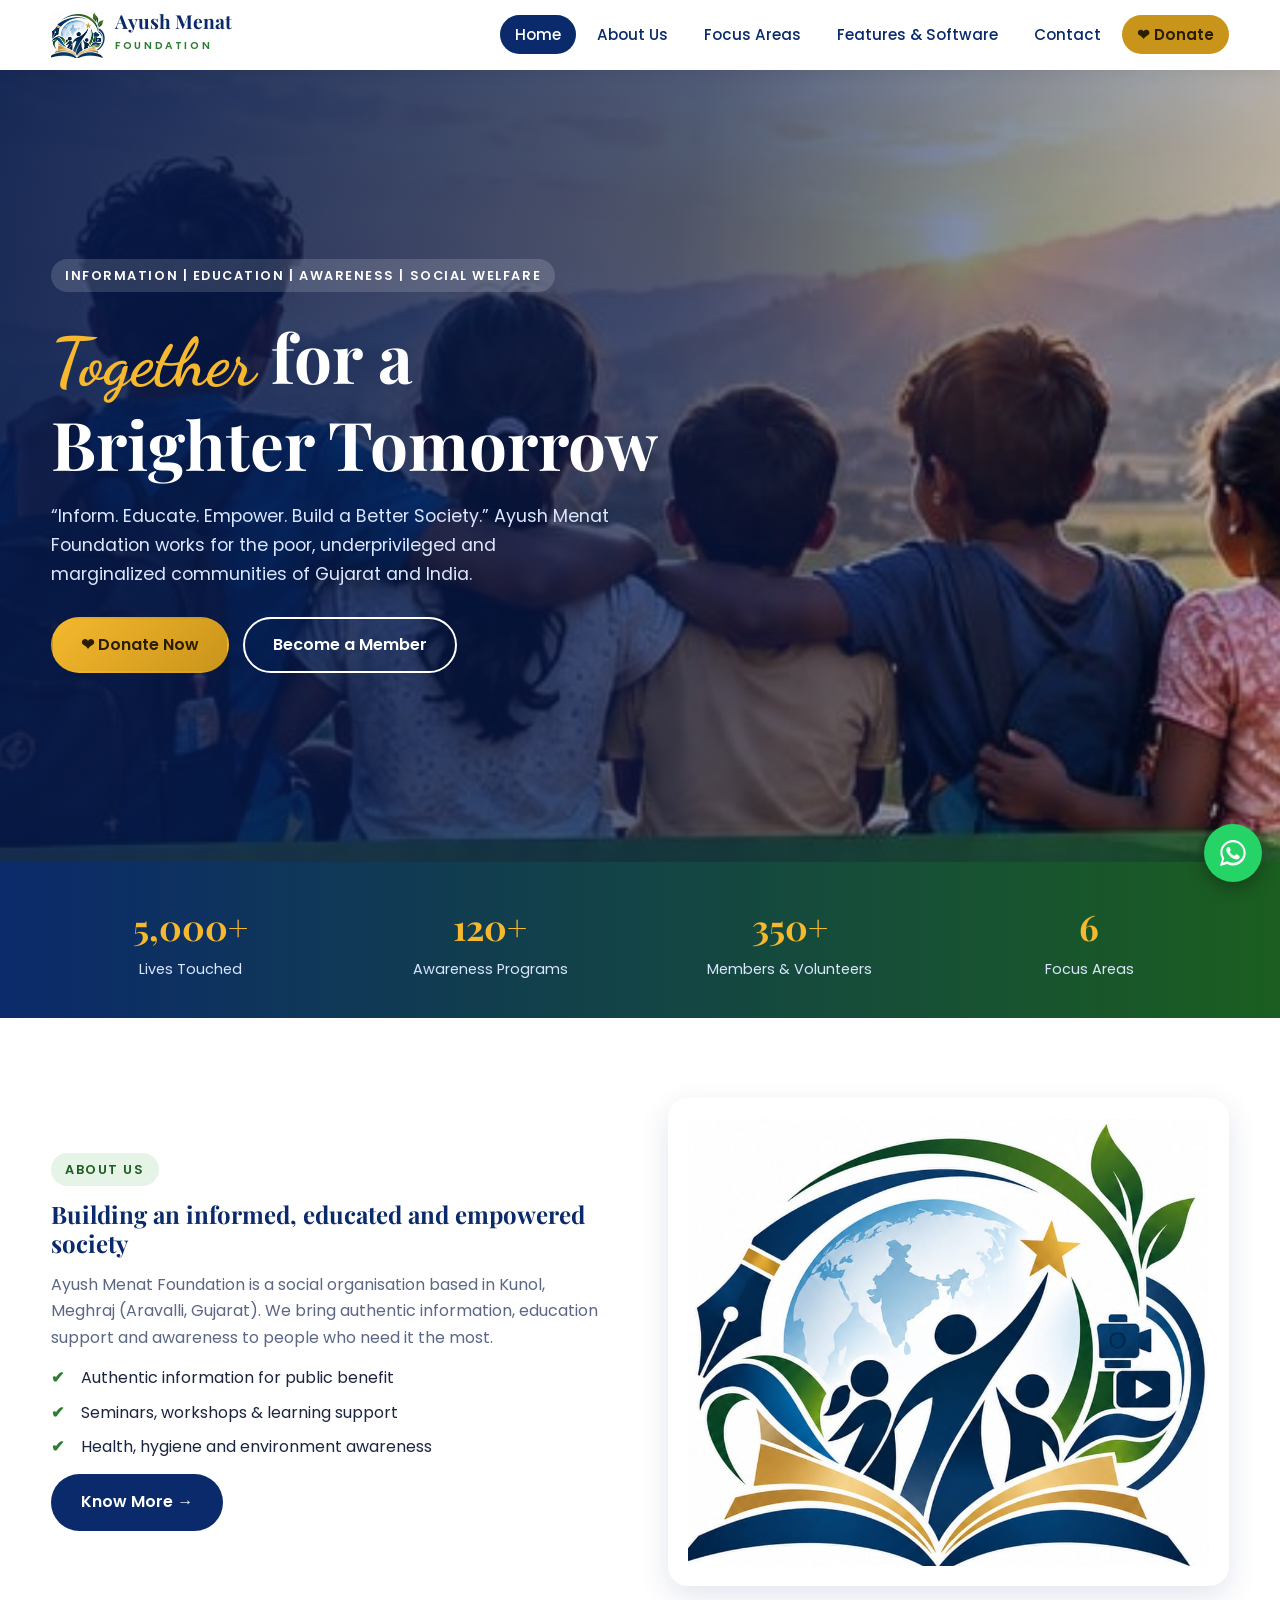
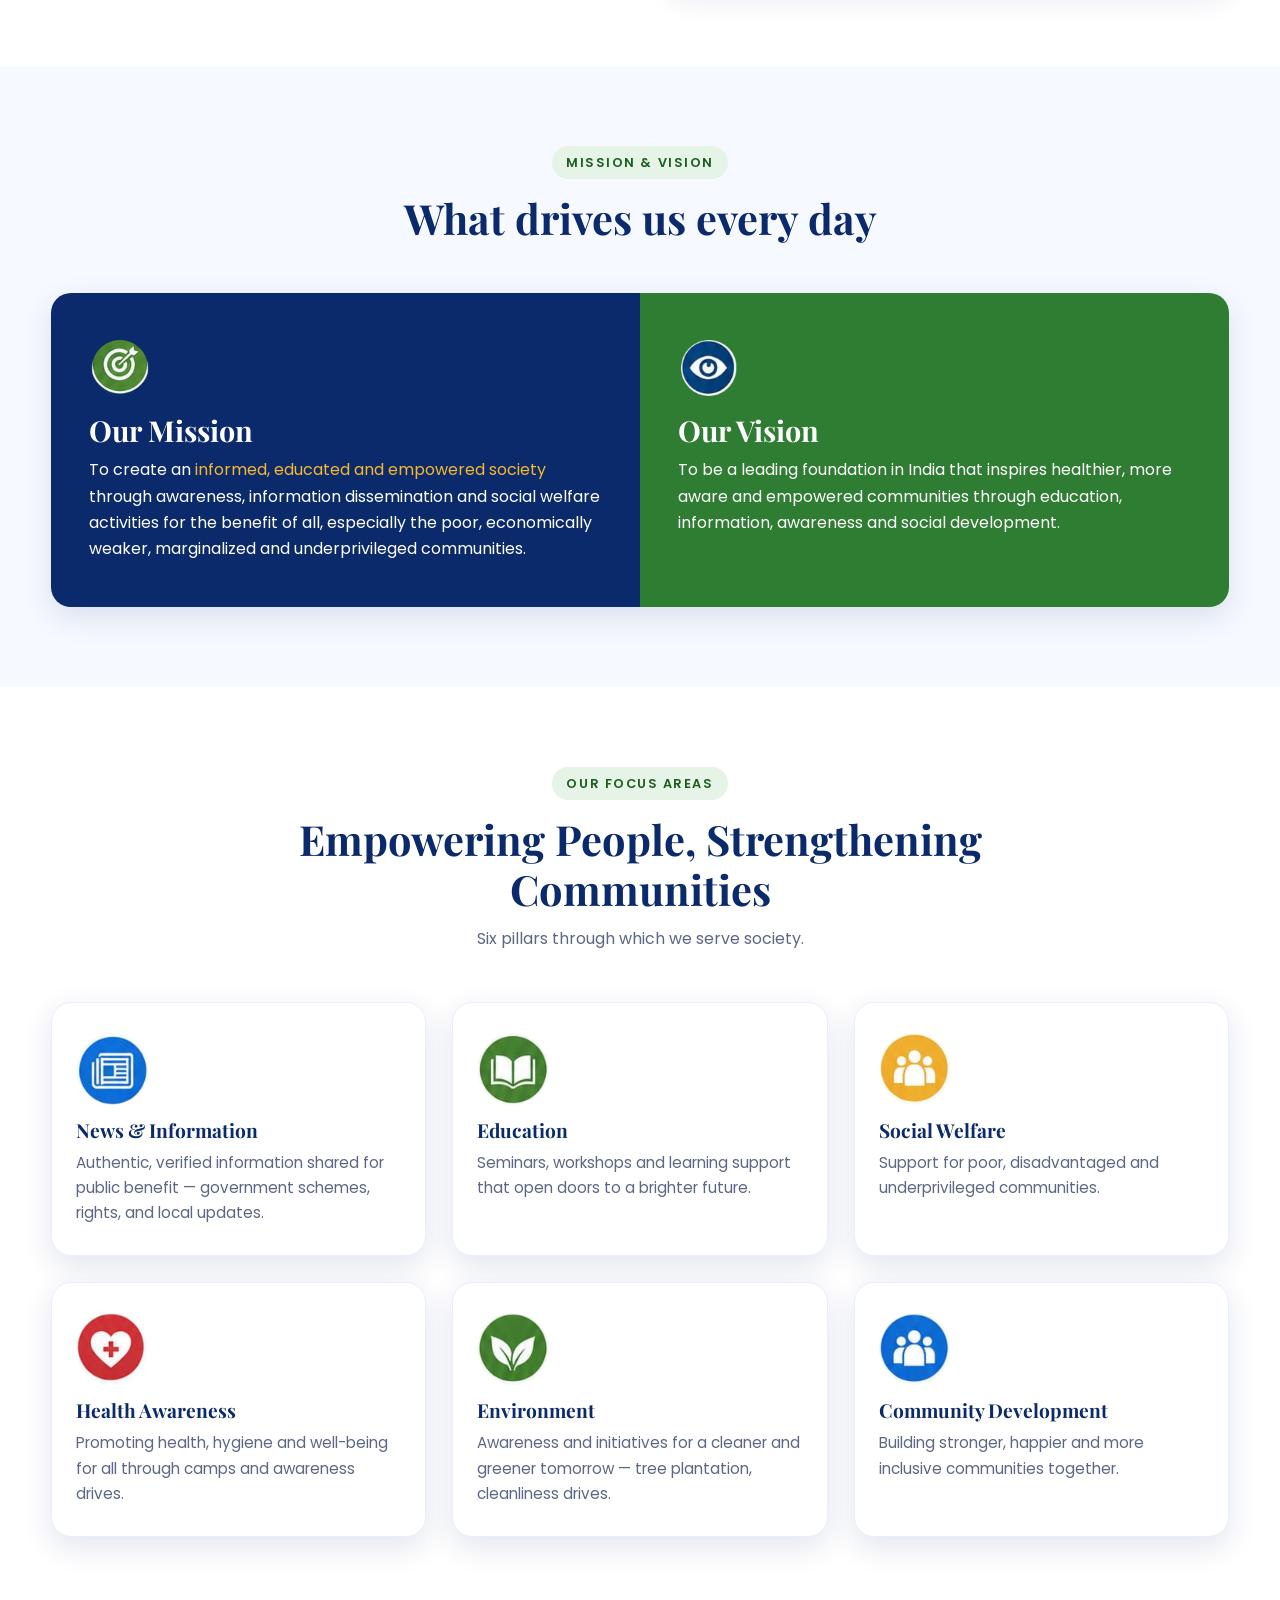
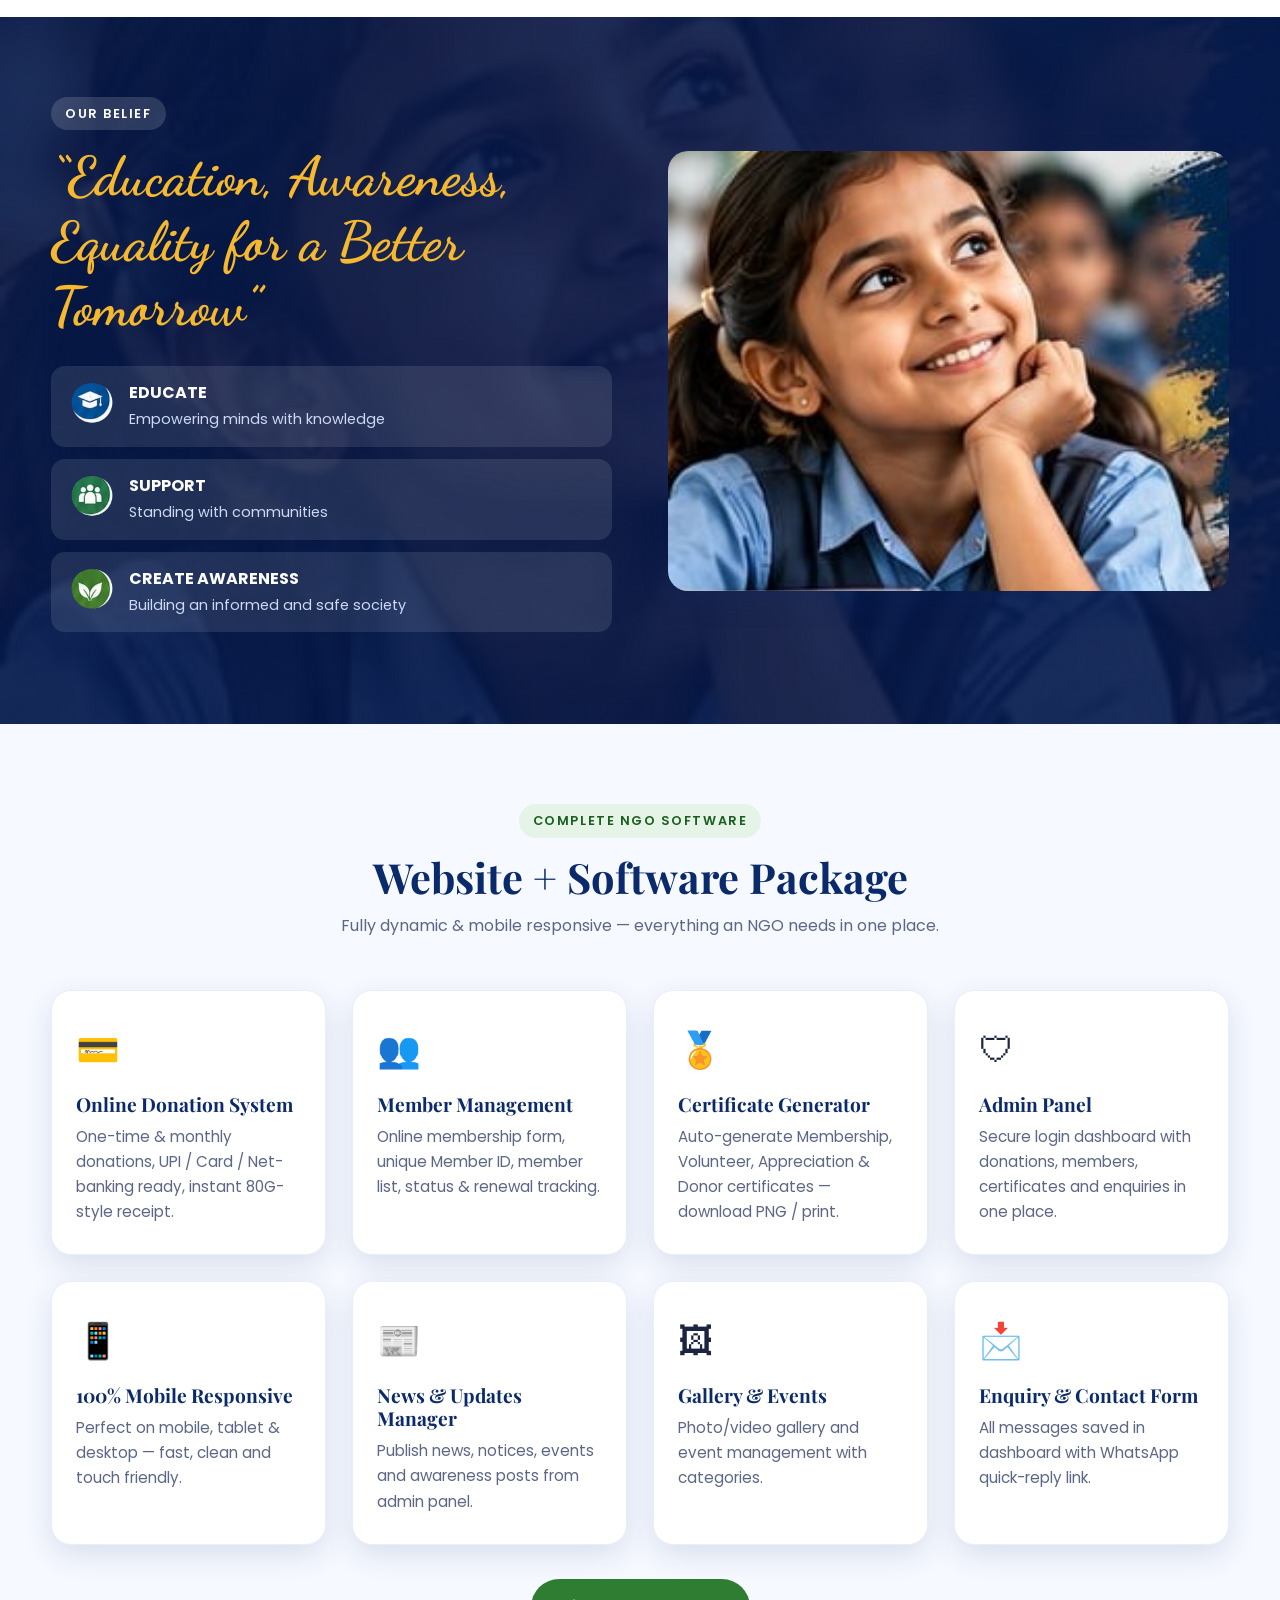
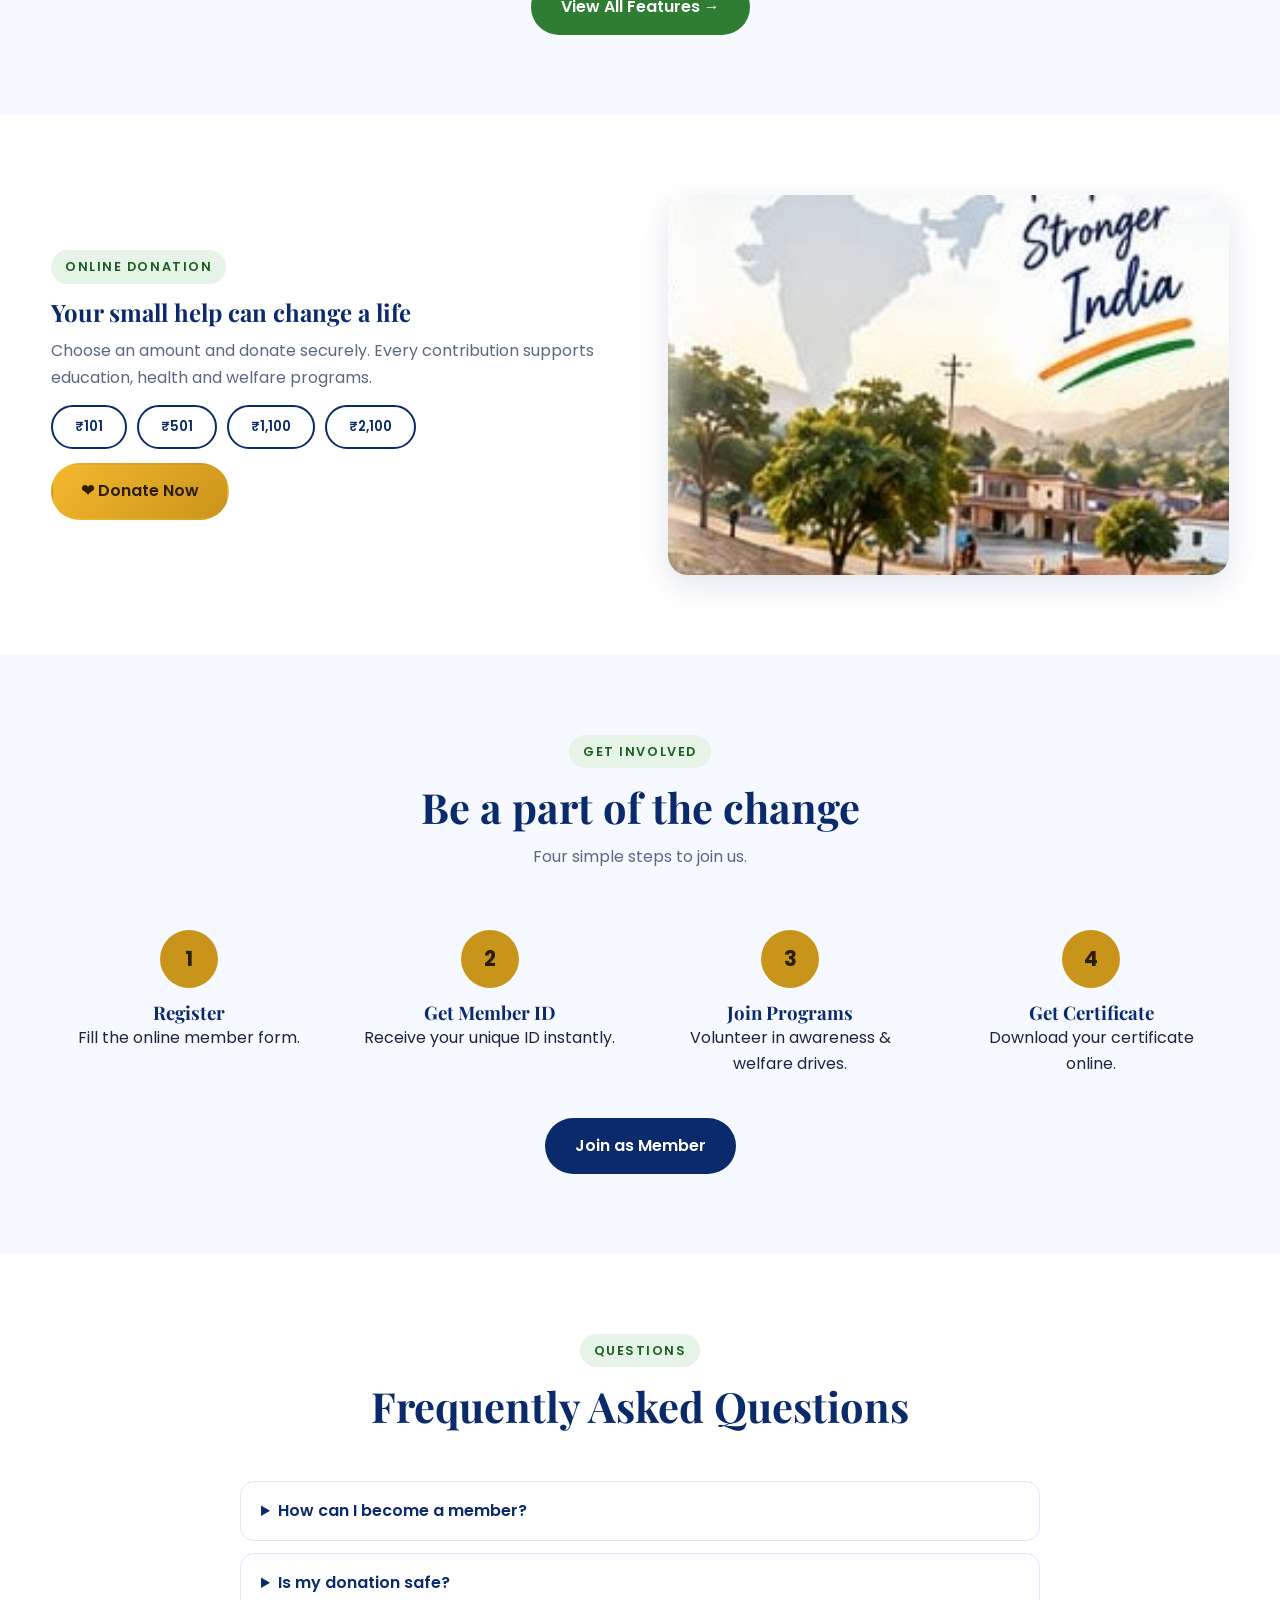
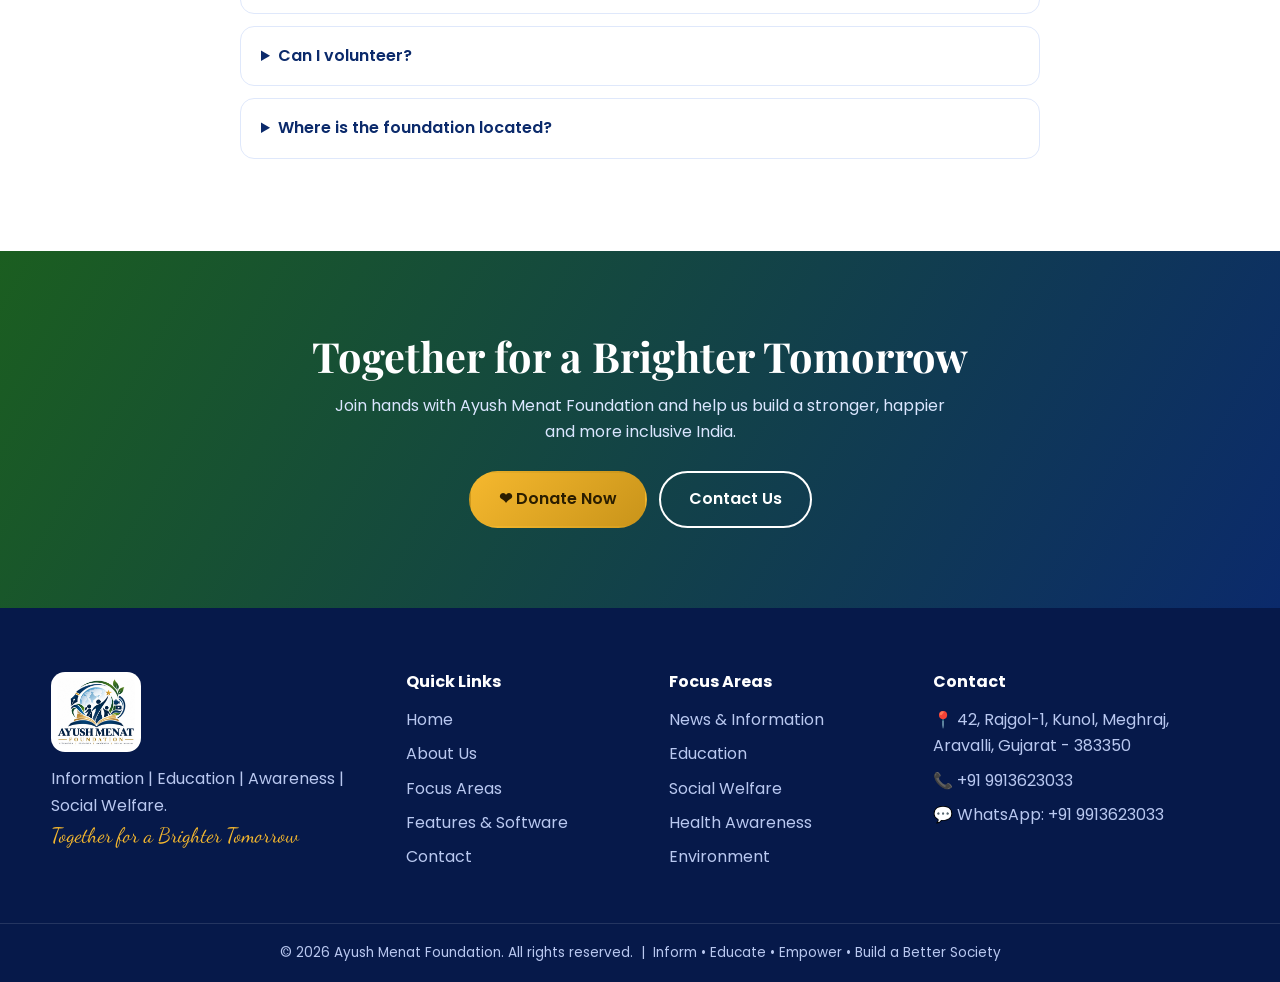
<file: index.html>
<!DOCTYPE html><html lang="en"><head><meta charset="utf-8"><meta name="viewport" content="width=device-width,initial-scale=1">
<title>Together for a Brighter Tomorrow | Ayush Menat Foundation</title><meta name="description" content="Ayush Menat Foundation - Information, Education, Awareness and Social Welfare NGO in Meghraj, Aravalli, Gujarat."><link rel="icon" href="img/emblem.png">
<link href="https://fonts.googleapis.com/css2?family=Dancing+Script:wght@600&family=Mukta:wght@400;600&family=Playfair+Display:wght@600;700&family=Poppins:wght@400;500;600&display=swap" rel="stylesheet">
<link rel="stylesheet" href="css/style.css"></head><body>
<header><div class="wrap nav"><a class="brand" href="index.html"><img src="img/emblem.png" alt="Ayush Menat Foundation logo"><span><b>Ayush Menat</b><small>FOUNDATION</small></span></a>
<button class="burger" aria-label="Menu">☰</button><ul class="menu"><li><a href="index.html" class="on">Home</a></li><li><a href="about.html" class="">About Us</a></li><li><a href="programs.html" class="">Focus Areas</a></li><li><a href="features.html" class="">Features & Software</a></li><li><a href="contact.html" class="">Contact</a></li><li><a class="don" href="features.html#donate">❤ Donate</a></li></ul></div></header>
<section class="hero"><div class="wrap rv"><span class="tag">Information | Education | Awareness | Social Welfare</span>
<h1><span class="script" style="color:#f5b82e">Together</span> for a<br>Brighter Tomorrow</h1><p>“Inform. Educate. Empower. Build a Better Society.” Ayush Menat Foundation works for the poor, underprivileged and marginalized communities of Gujarat and India.</p>
<div class="btns"><a class="btn btn-p" href="features.html#donate">❤ Donate Now</a><a class="btn btn-o" href="features.html#member">Become a Member</a></div></div></section>
<section class="strip"><div class="wrap stats"><div><b data-count="5000" data-suf="+">0</b><span>Lives Touched</span></div><div><b data-count="120" data-suf="+">0</b><span>Awareness Programs</span></div><div><b data-count="350" data-suf="+">0</b><span>Members & Volunteers</span></div><div><b data-count="6">0</b><span>Focus Areas</span></div></div></section>
<section><div class="wrap split"><div class="rv"><span class="tag">About Us</span><h2>Building an informed, educated and empowered society</h2><p style="margin:14px 0;color:var(--mut)">Ayush Menat Foundation is a social organisation based in Kunol, Meghraj (Aravalli, Gujarat). We bring authentic information, education support and awareness to people who need it the most.</p>
<ul class="ticks"><li>Authentic information for public benefit</li><li>Seminars, workshops & learning support</li><li>Health, hygiene and environment awareness</li></ul><a class="btn btn-n" href="about.html">Know More →</a></div>
<div class="sp-img rv"><img src="img/emblem.png" alt="Foundation emblem" style="background:#fff;padding:20px;object-fit:contain"></div></div></section>
<section class="alt"><div class="wrap"><div class="sh rv"><span class="tag">Mission & Vision</span><h2>What drives us every day</h2><p></p></div>
<div class="mv rv"><div class="m"><img src="img/ic-mission.png" alt=""><h3>Our Mission</h3><p>To create an <em>informed, educated and empowered society</em> through awareness, information dissemination and social welfare activities for the benefit of all, especially the poor, economically weaker, marginalized and underprivileged communities.</p></div>
<div class="v"><img src="img/ic-vision.png" alt=""><h3>Our Vision</h3><p>To be a leading foundation in India that inspires healthier, more aware and empowered communities through education, information, awareness and social development.</p></div></div></div></section>
<section><div class="wrap"><div class="sh rv"><span class="tag">Our Focus Areas</span><h2>Empowering People, Strengthening Communities</h2><p>Six pillars through which we serve society.</p></div><div class="grid g3"><div class="card rv"><img class="ic" src="img/ic-news.png" alt="News & Information"><h3>News & Information</h3><p>Authentic, verified information shared for public benefit — government schemes, rights, and local updates.</p></div><div class="card rv"><img class="ic" src="img/ic-education.png" alt="Education"><h3>Education</h3><p>Seminars, workshops and learning support that open doors to a brighter future.</p></div><div class="card rv"><img class="ic" src="img/ic-social.png" alt="Social Welfare"><h3>Social Welfare</h3><p>Support for poor, disadvantaged and underprivileged communities.</p></div><div class="card rv"><img class="ic" src="img/ic-health.png" alt="Health Awareness"><h3>Health Awareness</h3><p>Promoting health, hygiene and well-being for all through camps and awareness drives.</p></div><div class="card rv"><img class="ic" src="img/ic-environment.png" alt="Environment"><h3>Environment</h3><p>Awareness and initiatives for a cleaner and greener tomorrow — tree plantation, cleanliness drives.</p></div><div class="card rv"><img class="ic" src="img/ic-community.png" alt="Community Development"><h3>Community Development</h3><p>Building stronger, happier and more inclusive communities together.</p></div></div></div></section>
<section class="quote"><div class="wrap split"><div class="rv"><span class="tag" style="background:rgba(255,255,255,.15);color:#fff">Our Belief</span><h2>“Education, Awareness, Equality for a Better Tomorrow”</h2><br>
<div class="mini"><img src="img/ic-educate.png" alt=""><div><b>EDUCATE</b><span>Empowering minds with knowledge</span></div></div><div class="mini"><img src="img/ic-support.png" alt=""><div><b>SUPPORT</b><span>Standing with communities</span></div></div><div class="mini"><img src="img/ic-aware.png" alt=""><div><b>CREATE AWARENESS</b><span>Building an informed and safe society</span></div></div></div>
<div class="sp-img rv"><img src="img/girl.jpg" alt="Smiling school girl" style="max-height:440px"></div></div></section>
<section class="alt"><div class="wrap"><div class="sh rv"><span class="tag">Complete NGO Software</span><h2>Website + Software Package</h2><p>Fully dynamic & mobile responsive — everything an NGO needs in one place.</p></div><div class="grid g4"><div class="card rv"><div style="font-size:2.2rem">💳</div><h3>Online Donation System</h3><p>One-time & monthly donations, UPI / Card / Net-banking ready, instant 80G-style receipt.</p></div><div class="card rv"><div style="font-size:2.2rem">👥</div><h3>Member Management</h3><p>Online membership form, unique Member ID, member list, status & renewal tracking.</p></div><div class="card rv"><div style="font-size:2.2rem">🏅</div><h3>Certificate Generator</h3><p>Auto-generate Membership, Volunteer, Appreciation & Donor certificates — download PNG / print.</p></div><div class="card rv"><div style="font-size:2.2rem">🛡</div><h3>Admin Panel</h3><p>Secure login dashboard with donations, members, certificates and enquiries in one place.</p></div><div class="card rv"><div style="font-size:2.2rem">📱</div><h3>100% Mobile Responsive</h3><p>Perfect on mobile, tablet & desktop — fast, clean and touch friendly.</p></div><div class="card rv"><div style="font-size:2.2rem">📰</div><h3>News & Updates Manager</h3><p>Publish news, notices, events and awareness posts from admin panel.</p></div><div class="card rv"><div style="font-size:2.2rem">🖼</div><h3>Gallery & Events</h3><p>Photo/video gallery and event management with categories.</p></div><div class="card rv"><div style="font-size:2.2rem">📩</div><h3>Enquiry & Contact Form</h3><p>All messages saved in dashboard with WhatsApp quick-reply link.</p></div></div><div style="text-align:center;margin-top:34px"><a class="btn btn-g" href="features.html">View All Features →</a></div></div></section>
<section><div class="wrap split rev"><div class="rv"><span class="tag">Online Donation</span><h2>Your small help can change a life</h2><p style="color:var(--mut);margin:12px 0">Choose an amount and donate securely. Every contribution supports education, health and welfare programs.</p>
<div class="amts"><button data-a="101">₹101</button><button data-a="501">₹501</button><button data-a="1100">₹1,100</button><button data-a="2100">₹2,100</button></div><a class="btn btn-p" href="features.html#donate">❤ Donate Now</a></div>
<div class="sp-img rv"><img src="img/village.jpg" alt="Village road in India" style="max-height:380px"></div></div></section>
<section class="alt"><div class="wrap"><div class="sh rv"><span class="tag">Get Involved</span><h2>Be a part of the change</h2><p>Four simple steps to join us.</p></div>
<div class="grid g4 steps"><div class="step rv"><h3>Register</h3><p>Fill the online member form.</p></div><div class="step rv"><h3>Get Member ID</h3><p>Receive your unique ID instantly.</p></div><div class="step rv"><h3>Join Programs</h3><p>Volunteer in awareness & welfare drives.</p></div><div class="step rv"><h3>Get Certificate</h3><p>Download your certificate online.</p></div></div>
<div style="text-align:center;margin-top:30px"><a class="btn btn-n" href="features.html#member">Join as Member</a></div></div></section>
<section><div class="wrap"><div class="sh rv"><span class="tag">Questions</span><h2>Frequently Asked Questions</h2><p></p></div><div style="max-width:800px;margin:auto" class="rv">
<details><summary>How can I become a member?</summary><p>Open the Features page, fill the membership form and you will get your Member ID instantly.</p></details>
<details><summary>Is my donation safe?</summary><p>Yes. Donations are recorded with receipt number; secure payment gateway integration is supported.</p></details>
<details><summary>Can I volunteer?</summary><p>Absolutely. Contact us on WhatsApp +91 9913623033 or use the contact form.</p></details>
<details><summary>Where is the foundation located?</summary><p>42, Rajgol-1, Kunol, Meghraj, Aravalli, Gujarat - 383350.</p></details></div></div></section>
<section class="cta"><div class="wrap rv"><h2>Together for a Brighter Tomorrow</h2><p>Join hands with Ayush Menat Foundation and help us build a stronger, happier and more inclusive India.</p><a class="btn btn-p" href="features.html#donate">❤ Donate Now</a> &nbsp; <a class="btn btn-o" href="contact.html">Contact Us</a></div></section>
<footer><div class="wrap fg"><div><img src="img/logo-full.png" alt="logo"><p>Information | Education | Awareness | Social Welfare.<br><span class="script" style="color:#f5b82e;font-size:1.3rem">Together for a Brighter Tomorrow</span></p></div>
<div><h4>Quick Links</h4><ul><li><a href="index.html">Home</a></li><li><a href="about.html">About Us</a></li><li><a href="programs.html">Focus Areas</a></li><li><a href="features.html">Features & Software</a></li><li><a href="contact.html">Contact</a></li></ul></div>
<div><h4>Focus Areas</h4><ul><li>News & Information</li><li>Education</li><li>Social Welfare</li><li>Health Awareness</li><li>Environment</li></ul></div>
<div><h4>Contact</h4><ul><li>📍 42, Rajgol-1, Kunol, Meghraj, Aravalli, Gujarat - 383350</li><li>📞 <a href="tel:+919913623033">+91 9913623033</a></li><li>💬 WhatsApp: +91 9913623033</li></ul></div></div>
<div class="copy">© 2026 Ayush Menat Foundation. All rights reserved. &nbsp;|&nbsp; Inform • Educate • Empower • Build a Better Society</div></footer>
<a class="wa" href="https://wa.me/919913623033?text=Hello%20Ayush%20Menat%20Foundation" target="_blank" aria-label="WhatsApp"><svg viewBox="0 0 32 32"><path d="M16 3C9 3 3.4 8.6 3.4 15.5c0 2.3.6 4.4 1.7 6.300L3 29l7.400-2c1.800 1 3.800 1.500 5.800 1.500 6.900 0 12.500-5.600 12.500-12.500S23 3 16 3zm0 22.800c-1.800 0-3.600-.5-5.100-1.400l-.4-.2-4.400 1.200 1.200-4.300-.3-.4a10.200 10.200 0 0 1-1.600-5.500C5.400 9.800 10.200 5.200 16 5.200s10.600 4.700 10.600 10.400S21.800 25.800 16 25.800zm5.700-7.600c-.3-.2-1.900-.9-2.200-1s-.5-.2-.7.200-.8 1-1 1.200-.4.200-.7.100a8.600 8.600 0 0 1-4.300-3.800c-.3-.6.300-.6.900-1.700.1-.2 0-.4 0-.5l-1-2.300c-.2-.6-.5-.5-.7-.5h-.6c-.2 0-.6.100-.9.400s-1.200 1.200-1.200 2.800 1.200 3.300 1.400 3.500c.2.200 2.300 3.600 5.600 5 2.100.9 2.900 1 3.900.8.600-.1 1.900-.8 2.200-1.500s.3-1.400.2-1.500-.3-.2-.6-.4z"/></svg></a>
<script src="js/app.js"></script></body></html>
</file>
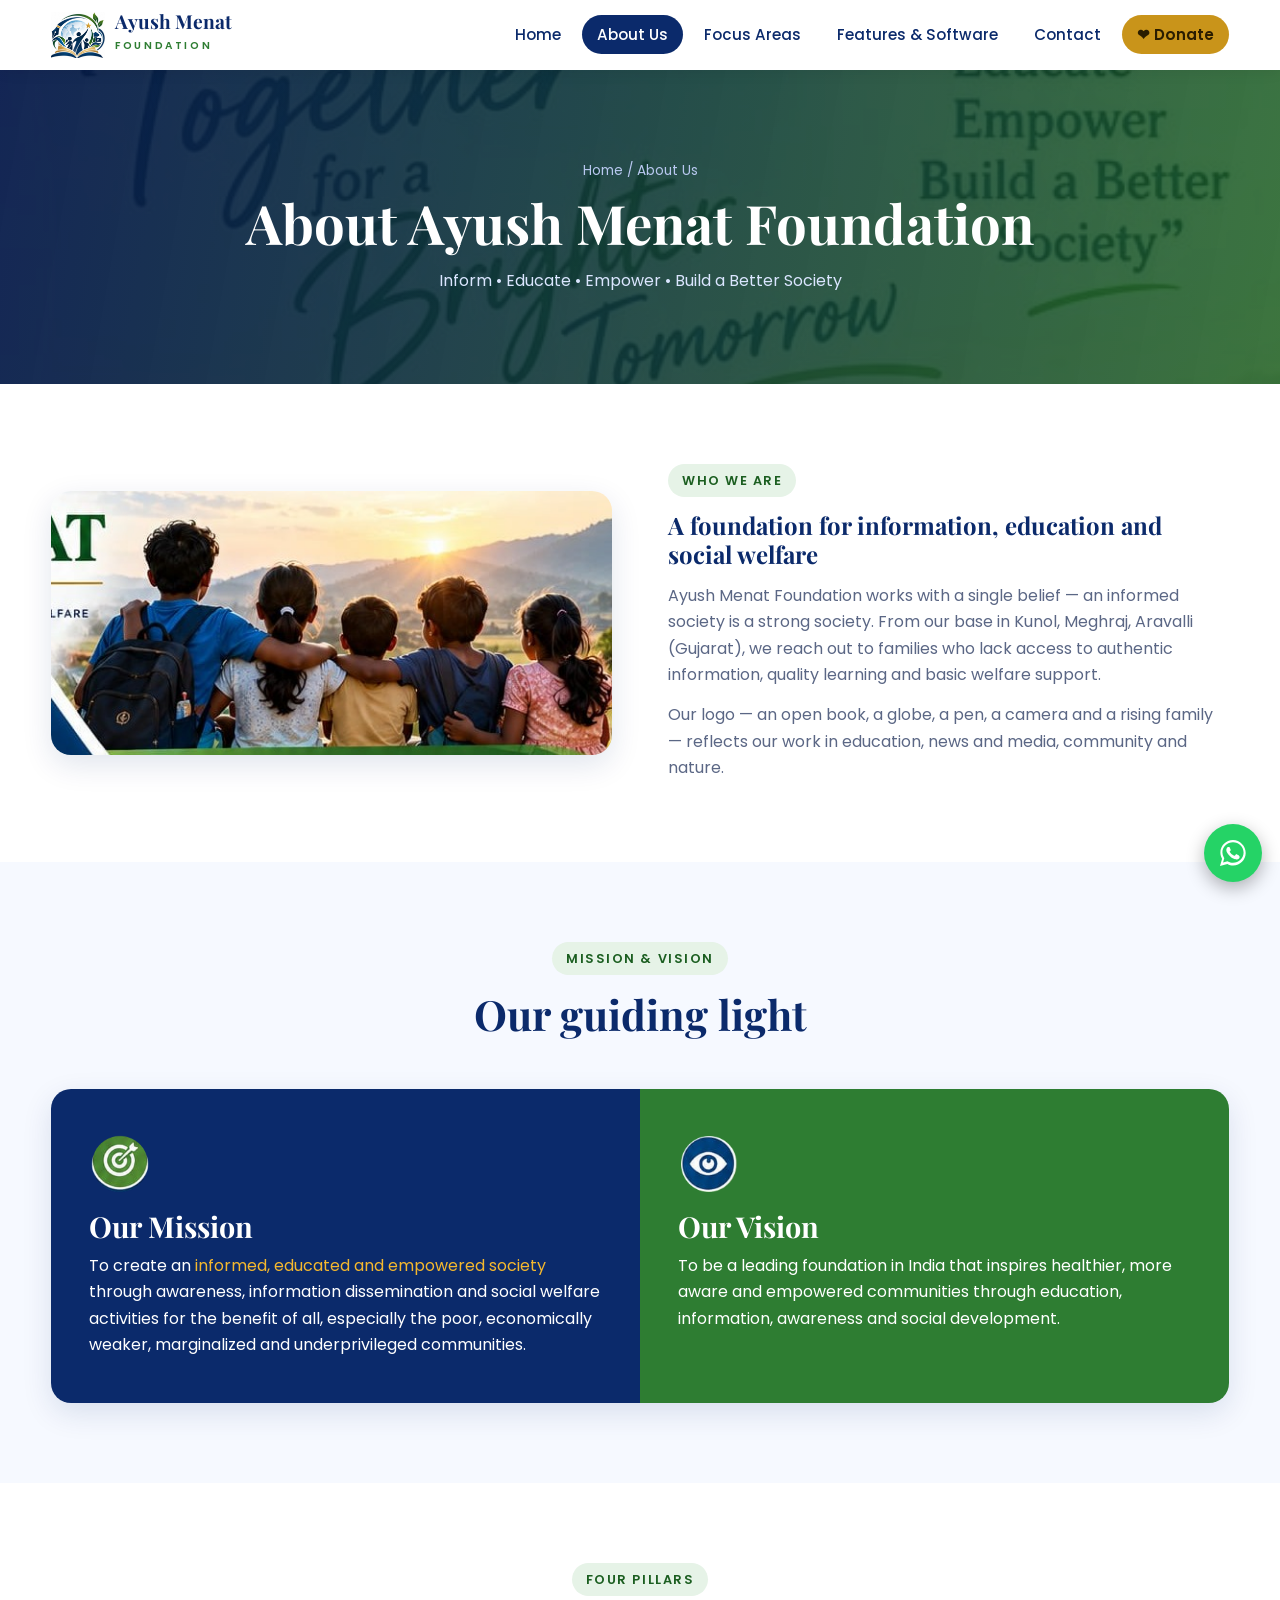
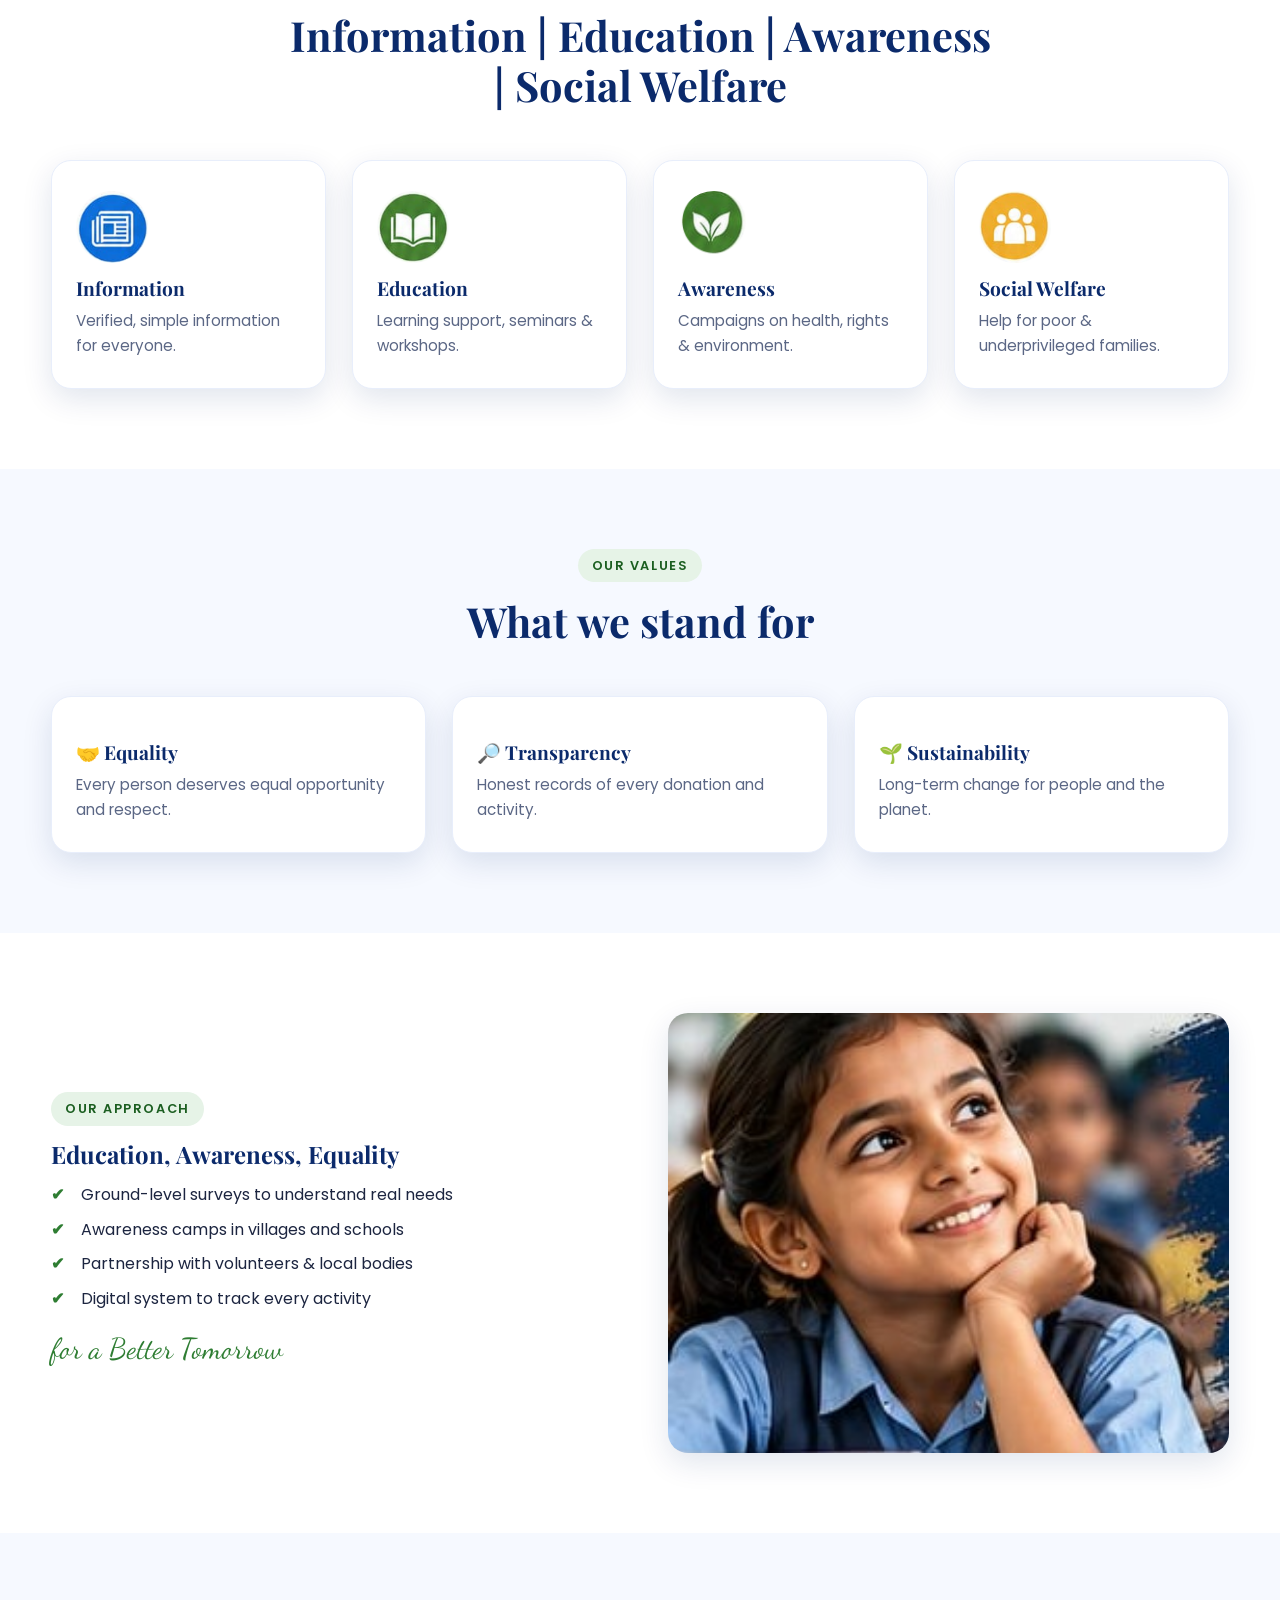
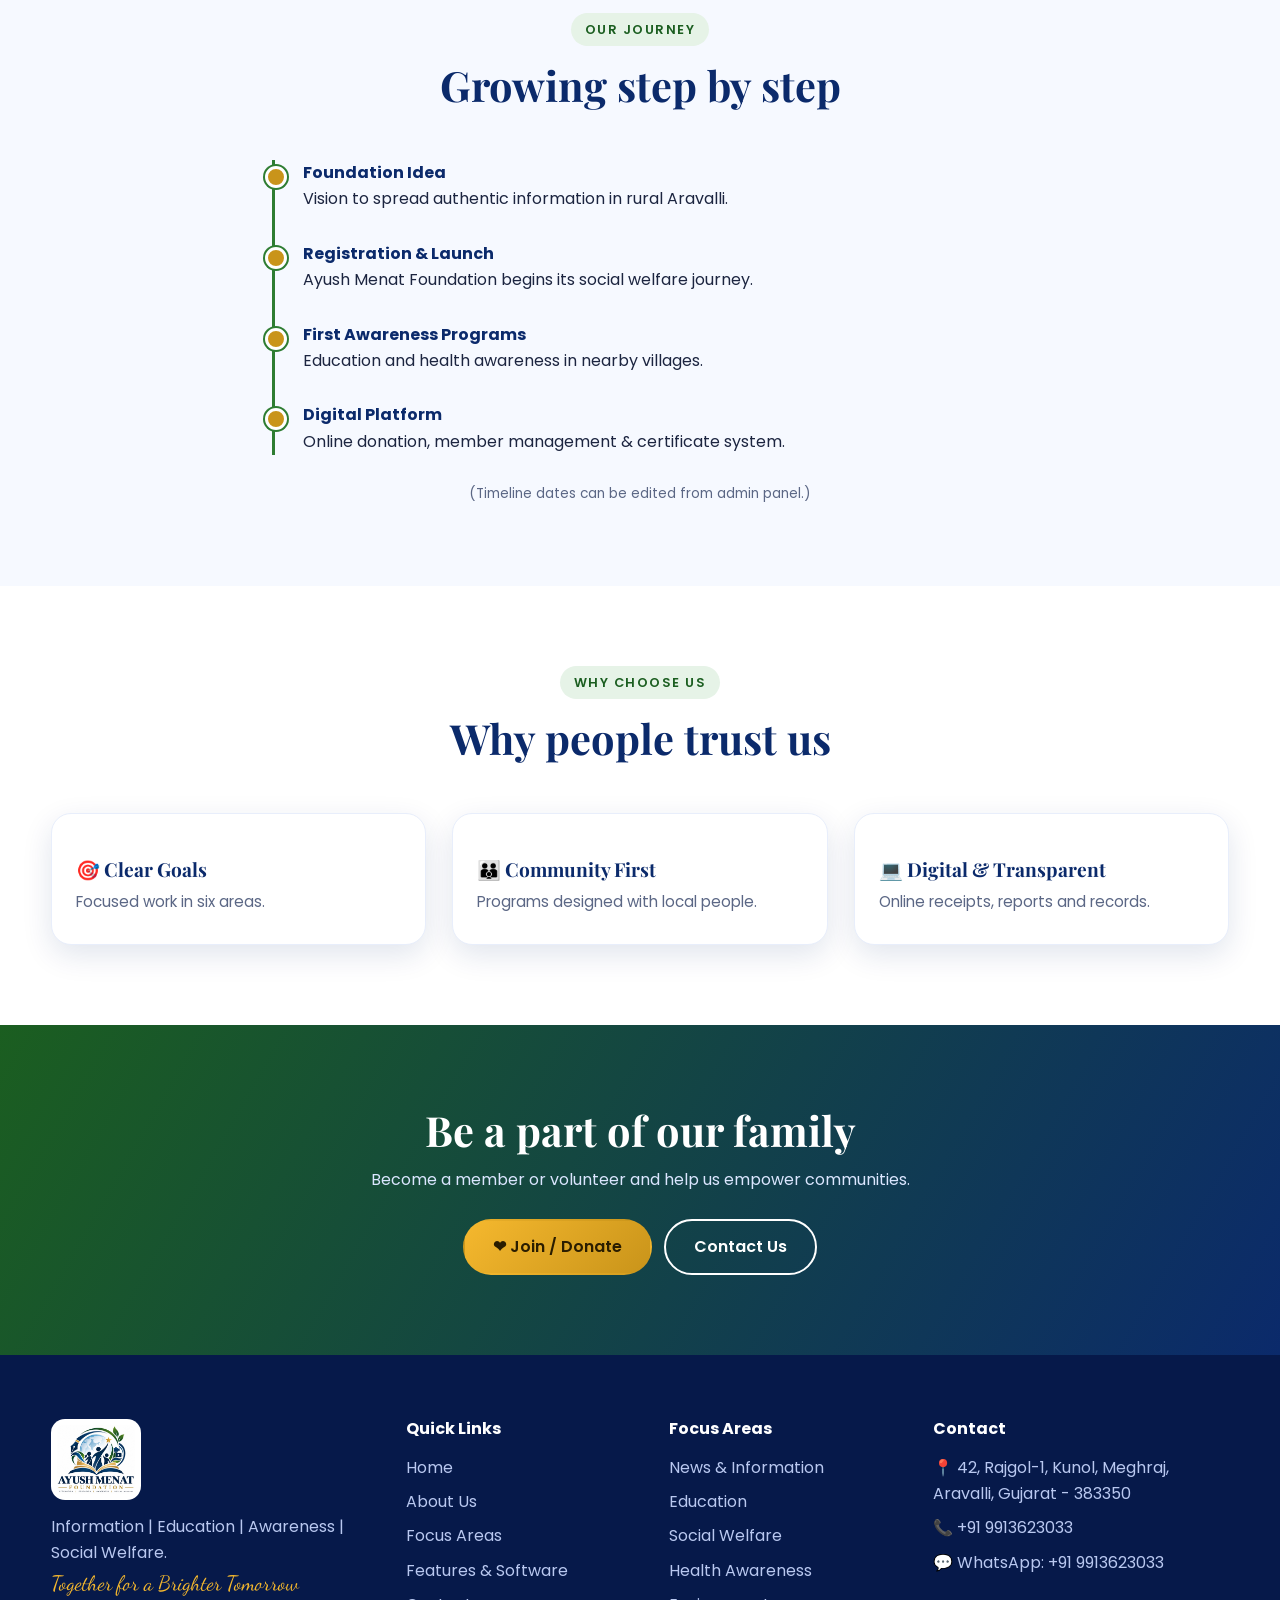
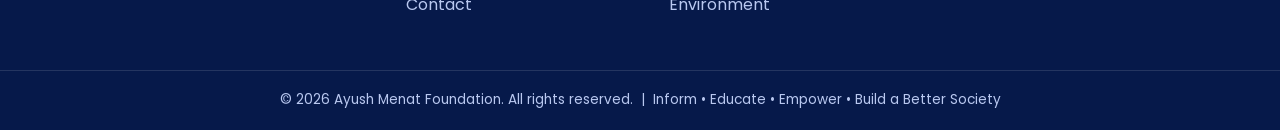
<file: about.html>
<!DOCTYPE html><html lang="en"><head><meta charset="utf-8"><meta name="viewport" content="width=device-width,initial-scale=1">
<title>About Us | Ayush Menat Foundation</title><meta name="description" content="About Ayush Menat Foundation"><link rel="icon" href="img/emblem.png">
<link href="https://fonts.googleapis.com/css2?family=Dancing+Script:wght@600&family=Mukta:wght@400;600&family=Playfair+Display:wght@600;700&family=Poppins:wght@400;500;600&display=swap" rel="stylesheet">
<link rel="stylesheet" href="css/style.css"></head><body>
<header><div class="wrap nav"><a class="brand" href="index.html"><img src="img/emblem.png" alt="Ayush Menat Foundation logo"><span><b>Ayush Menat</b><small>FOUNDATION</small></span></a>
<button class="burger" aria-label="Menu">☰</button><ul class="menu"><li><a href="index.html" class="">Home</a></li><li><a href="about.html" class="on">About Us</a></li><li><a href="programs.html" class="">Focus Areas</a></li><li><a href="features.html" class="">Features & Software</a></li><li><a href="contact.html" class="">Contact</a></li><li><a class="don" href="features.html#donate">❤ Donate</a></li></ul></div></header><section class="phero"><div class="wrap"><div class="crumb"><a href="index.html">Home</a> / About Us</div><h1>About Ayush Menat Foundation</h1><p>Inform • Educate • Empower • Build a Better Society</p></div></section>
<section><div class="wrap split"><div class="sp-img rv"><img src="img/kids.jpg" alt="Children looking at sunrise"></div><div class="rv"><span class="tag">Who We Are</span><h2>A foundation for information, education and social welfare</h2><p style="color:var(--mut);margin:14px 0">Ayush Menat Foundation works with a single belief — an informed society is a strong society. From our base in Kunol, Meghraj, Aravalli (Gujarat), we reach out to families who lack access to authentic information, quality learning and basic welfare support.</p><p style="color:var(--mut)">Our logo — an open book, a globe, a pen, a camera and a rising family — reflects our work in education, news and media, community and nature.</p></div></div></section>
<section class="alt"><div class="wrap"><div class="sh rv"><span class="tag">Mission & Vision</span><h2>Our guiding light</h2><p></p></div><div class="mv rv"><div class="m"><img src="img/ic-mission.png" alt=""><h3>Our Mission</h3><p>To create an <em>informed, educated and empowered society</em> through awareness, information dissemination and social welfare activities for the benefit of all, especially the poor, economically weaker, marginalized and underprivileged communities.</p></div><div class="v"><img src="img/ic-vision.png" alt=""><h3>Our Vision</h3><p>To be a leading foundation in India that inspires healthier, more aware and empowered communities through education, information, awareness and social development.</p></div></div></div></section>
<section><div class="wrap"><div class="sh rv"><span class="tag">Four Pillars</span><h2>Information | Education | Awareness | Social Welfare</h2><p></p></div><div class="grid g4">
<div class="card rv"><img class="ic" src="img/ic-news.png" alt=""><h3>Information</h3><p>Verified, simple information for everyone.</p></div><div class="card rv"><img class="ic" src="img/ic-education.png" alt=""><h3>Education</h3><p>Learning support, seminars & workshops.</p></div><div class="card rv"><img class="ic" src="img/ic-aware.png" alt=""><h3>Awareness</h3><p>Campaigns on health, rights & environment.</p></div><div class="card rv"><img class="ic" src="img/ic-social.png" alt=""><h3>Social Welfare</h3><p>Help for poor & underprivileged families.</p></div></div></div></section>
<section class="alt"><div class="wrap"><div class="sh rv"><span class="tag">Our Values</span><h2>What we stand for</h2><p></p></div><div class="grid g3">
<div class="card rv"><h3>🤝 Equality</h3><p>Every person deserves equal opportunity and respect.</p></div><div class="card rv"><h3>🔎 Transparency</h3><p>Honest records of every donation and activity.</p></div><div class="card rv"><h3>🌱 Sustainability</h3><p>Long-term change for people and the planet.</p></div></div></div></section>
<section><div class="wrap split rev"><div class="sp-img rv"><img src="img/girl.jpg" alt="Girl with books" style="max-height:440px"></div><div class="rv"><span class="tag">Our Approach</span><h2>Education, Awareness, Equality</h2><ul class="ticks"><li>Ground-level surveys to understand real needs</li><li>Awareness camps in villages and schools</li><li>Partnership with volunteers & local bodies</li><li>Digital system to track every activity</li></ul><p class="script" style="font-size:1.8rem">for a Better Tomorrow</p></div></div></section>
<section class="alt"><div class="wrap" style="max-width:760px"><div class="sh rv"><span class="tag">Our Journey</span><h2>Growing step by step</h2><p></p></div><div class="tl rv"><div><b>Foundation Idea</b><p>Vision to spread authentic information in rural Aravalli.</p></div><div><b>Registration & Launch</b><p>Ayush Menat Foundation begins its social welfare journey.</p></div><div><b>First Awareness Programs</b><p>Education and health awareness in nearby villages.</p></div><div><b>Digital Platform</b><p>Online donation, member management & certificate system.</p></div></div><p style="text-align:center;color:var(--mut);font-size:.85rem">(Timeline dates can be edited from admin panel.)</p></div></section>
<section><div class="wrap"><div class="sh rv"><span class="tag">Why Choose Us</span><h2>Why people trust us</h2><p></p></div><div class="grid g3"><div class="card rv"><h3>🎯 Clear Goals</h3><p>Focused work in six areas.</p></div><div class="card rv"><h3>👪 Community First</h3><p>Programs designed with local people.</p></div><div class="card rv"><h3>💻 Digital & Transparent</h3><p>Online receipts, reports and records.</p></div></div></div></section>
<section class="cta"><div class="wrap rv"><h2>Be a part of our family</h2><p>Become a member or volunteer and help us empower communities.</p><a class="btn btn-p" href="features.html#member">❤ Join / Donate</a> &nbsp; <a class="btn btn-o" href="contact.html">Contact Us</a></div></section>
<footer><div class="wrap fg"><div><img src="img/logo-full.png" alt="logo"><p>Information | Education | Awareness | Social Welfare.<br><span class="script" style="color:#f5b82e;font-size:1.3rem">Together for a Brighter Tomorrow</span></p></div>
<div><h4>Quick Links</h4><ul><li><a href="index.html">Home</a></li><li><a href="about.html">About Us</a></li><li><a href="programs.html">Focus Areas</a></li><li><a href="features.html">Features & Software</a></li><li><a href="contact.html">Contact</a></li></ul></div>
<div><h4>Focus Areas</h4><ul><li>News & Information</li><li>Education</li><li>Social Welfare</li><li>Health Awareness</li><li>Environment</li></ul></div>
<div><h4>Contact</h4><ul><li>📍 42, Rajgol-1, Kunol, Meghraj, Aravalli, Gujarat - 383350</li><li>📞 <a href="tel:+919913623033">+91 9913623033</a></li><li>💬 WhatsApp: +91 9913623033</li></ul></div></div>
<div class="copy">© 2026 Ayush Menat Foundation. All rights reserved. &nbsp;|&nbsp; Inform • Educate • Empower • Build a Better Society</div></footer>
<a class="wa" href="https://wa.me/919913623033?text=Hello%20Ayush%20Menat%20Foundation" target="_blank" aria-label="WhatsApp"><svg viewBox="0 0 32 32"><path d="M16 3C9 3 3.4 8.6 3.4 15.5c0 2.3.6 4.4 1.7 6.300L3 29l7.400-2c1.800 1 3.800 1.500 5.800 1.500 6.900 0 12.500-5.600 12.500-12.500S23 3 16 3zm0 22.800c-1.800 0-3.600-.5-5.100-1.400l-.4-.2-4.400 1.200 1.200-4.300-.3-.4a10.200 10.200 0 0 1-1.600-5.500C5.400 9.800 10.200 5.200 16 5.200s10.600 4.700 10.600 10.400S21.800 25.800 16 25.800zm5.700-7.600c-.3-.2-1.900-.9-2.200-1s-.5-.2-.7.200-.8 1-1 1.200-.4.200-.7.100a8.600 8.600 0 0 1-4.300-3.800c-.3-.6.300-.6.900-1.700.1-.2 0-.4 0-.5l-1-2.300c-.2-.6-.5-.5-.7-.5h-.6c-.2 0-.6.100-.9.400s-1.200 1.200-1.200 2.800 1.200 3.300 1.400 3.500c.2.200 2.300 3.600 5.600 5 2.100.9 2.900 1 3.900.8.600-.1 1.900-.8 2.200-1.500s.3-1.400.2-1.500-.3-.2-.6-.4z"/></svg></a>
<script src="js/app.js"></script></body></html>
</file>
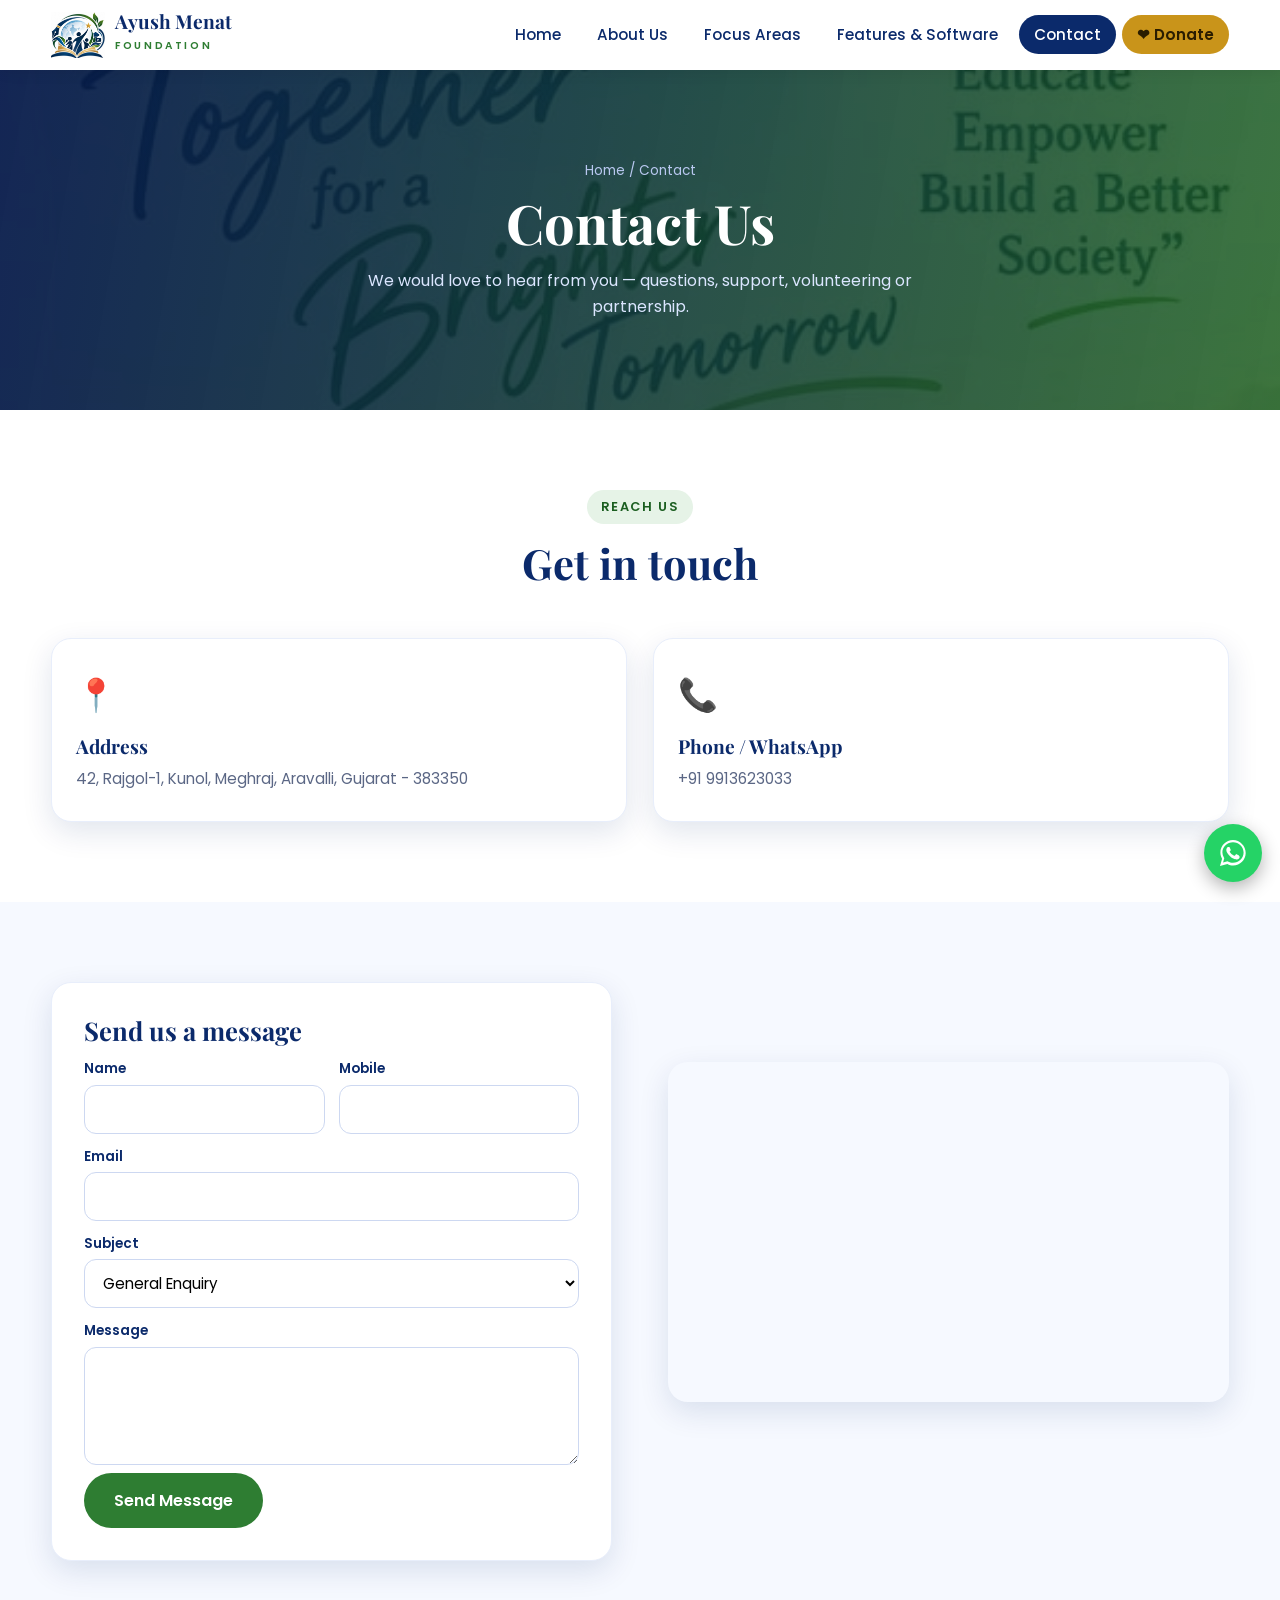
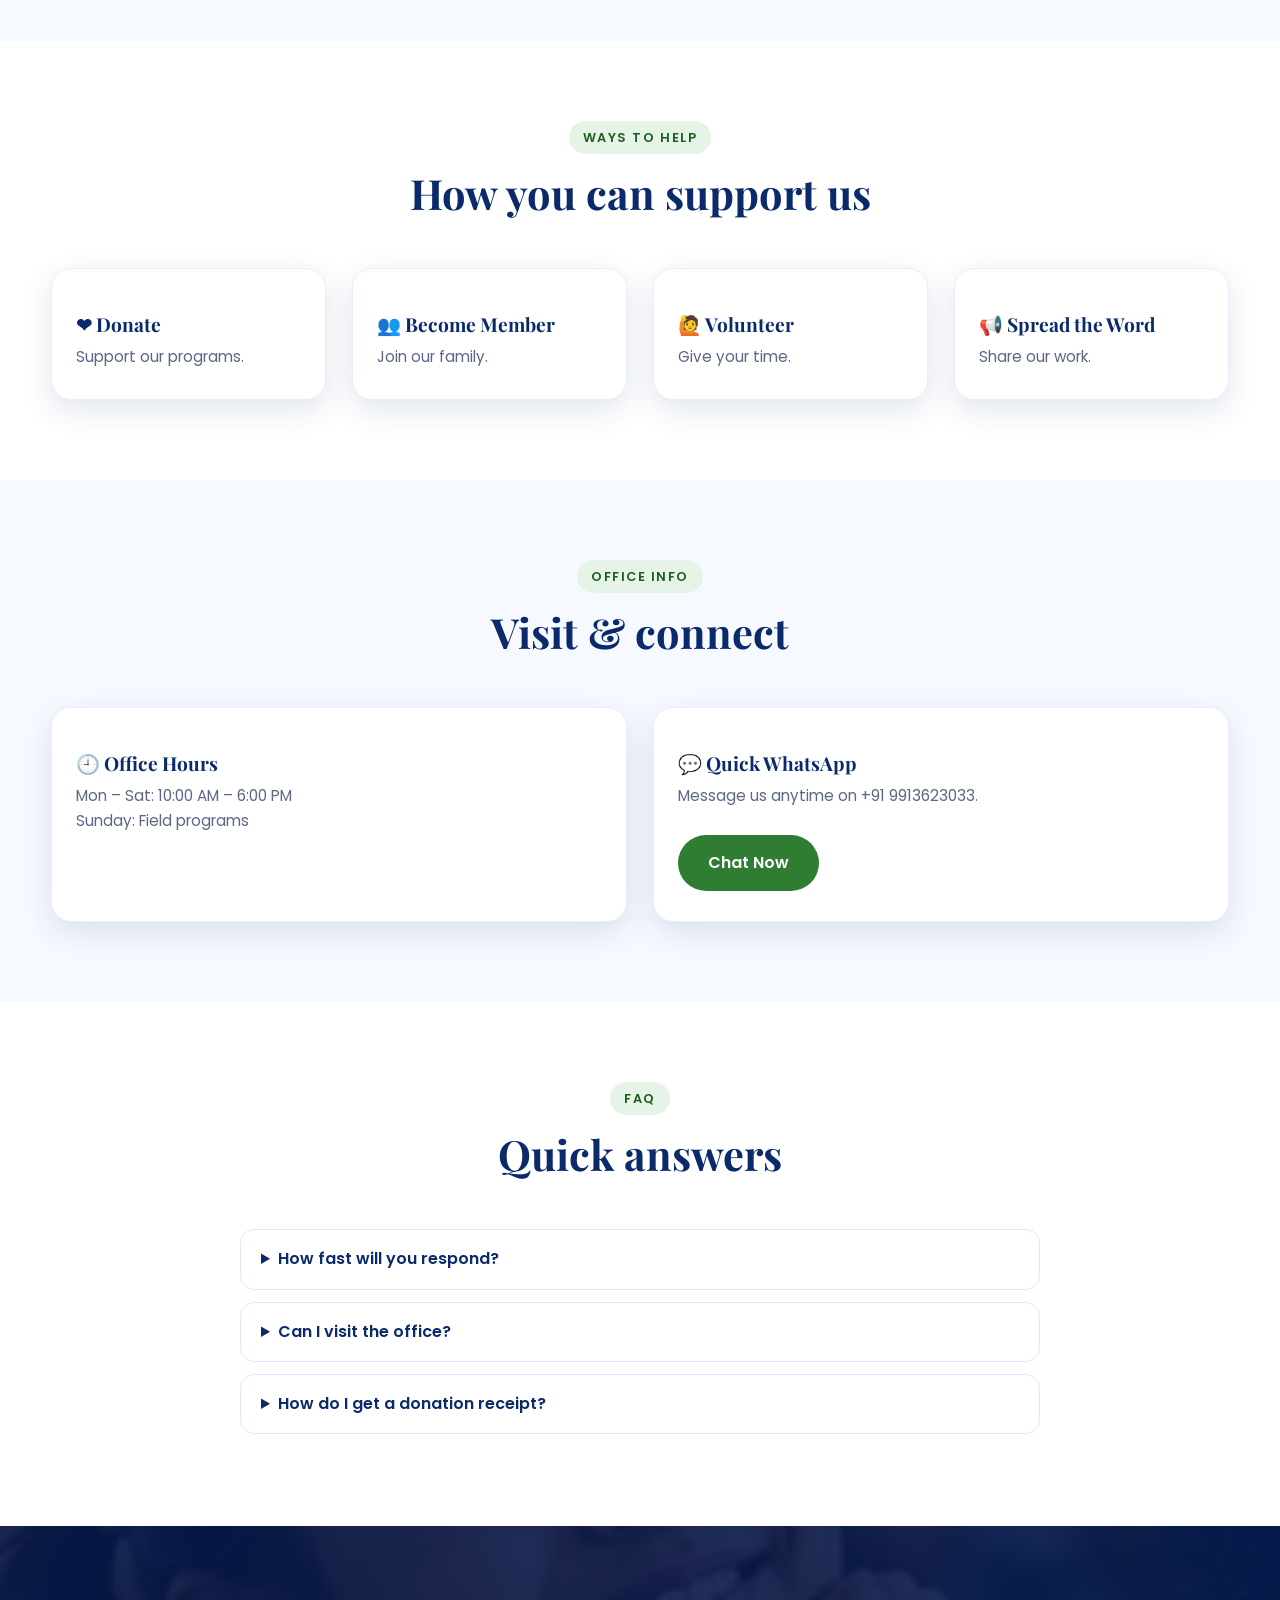
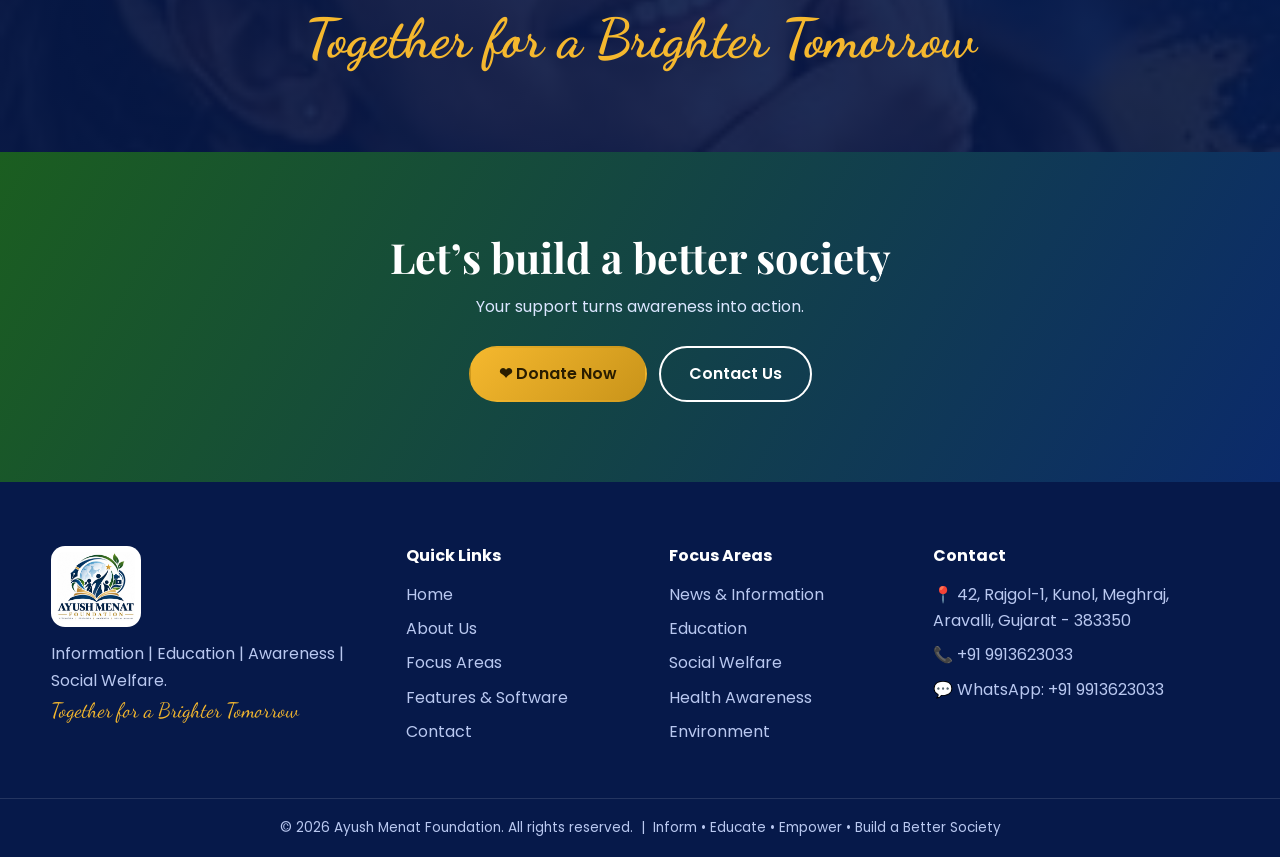
<file: contact.html>
<!DOCTYPE html><html lang="en"><head><meta charset="utf-8"><meta name="viewport" content="width=device-width,initial-scale=1">
<title>Contact | Ayush Menat Foundation</title><meta name="description" content="Contact Ayush Menat Foundation"><link rel="icon" href="img/emblem.png">
<link href="https://fonts.googleapis.com/css2?family=Dancing+Script:wght@600&family=Mukta:wght@400;600&family=Playfair+Display:wght@600;700&family=Poppins:wght@400;500;600&display=swap" rel="stylesheet">
<link rel="stylesheet" href="css/style.css"></head><body>
<header><div class="wrap nav"><a class="brand" href="index.html"><img src="img/emblem.png" alt="Ayush Menat Foundation logo"><span><b>Ayush Menat</b><small>FOUNDATION</small></span></a>
<button class="burger" aria-label="Menu">☰</button><ul class="menu"><li><a href="index.html" class="">Home</a></li><li><a href="about.html" class="">About Us</a></li><li><a href="programs.html" class="">Focus Areas</a></li><li><a href="features.html" class="">Features & Software</a></li><li><a href="contact.html" class="on">Contact</a></li><li><a class="don" href="features.html#donate">❤ Donate</a></li></ul></div></header><section class="phero"><div class="wrap"><div class="crumb"><a href="index.html">Home</a> / Contact</div><h1>Contact Us</h1><p>We would love to hear from you — questions, support, volunteering or partnership.</p></div></section><section><div class="wrap"><div class="sh rv"><span class="tag">Reach Us</span><h2>Get in touch</h2><p></p></div><div class="grid g2">
<div class="card rv"><div style="font-size:2rem">📍</div><h3>Address</h3><p>42, Rajgol-1, Kunol, Meghraj, Aravalli, Gujarat - 383350</p></div>
<div class="card rv"><div style="font-size:2rem">📞</div><h3>Phone / WhatsApp</h3><p><a href="tel:+919913623033">+91 9913623033</a></p></div></div></div></section>
<section class="alt"><div class="wrap split"><div class="box rv"><h2 style="font-size:1.6rem">Send us a message</h2><form id="conForm"><div class="row2"><div><label>Name</label><input name="name" required></div><div><label>Mobile</label><input name="phone" required></div></div><label>Email</label><input name="email" type="email"><label>Subject</label><select name="sub"><option>General Enquiry</option><option>Donation</option><option>Membership</option><option>Volunteer</option></select><label>Message</label><textarea name="msg" rows="4" required></textarea><br><button class="btn btn-g">Send Message</button></form><div class="msg" id="conMsg"></div></div>
<div class="rv" style="min-height:420px"><iframe src="https://maps.google.com/maps?q=Meghraj,Aravalli,Gujarat&output=embed" loading="lazy" title="Map"></iframe></div></div></section>
<section><div class="wrap"><div class="sh rv"><span class="tag">Ways to Help</span><h2>How you can support us</h2><p></p></div><div class="grid g4"><div class="card rv"><h3>❤ Donate</h3><p>Support our programs.</p></div><div class="card rv"><h3>👥 Become Member</h3><p>Join our family.</p></div><div class="card rv"><h3>🙋 Volunteer</h3><p>Give your time.</p></div><div class="card rv"><h3>📢 Spread the Word</h3><p>Share our work.</p></div></div></div></section>
<section class="alt"><div class="wrap"><div class="sh rv"><span class="tag">Office Info</span><h2>Visit & connect</h2><p></p></div><div class="grid g2"><div class="card rv"><h3>🕘 Office Hours</h3><p>Mon – Sat: 10:00 AM – 6:00 PM<br>Sunday: Field programs</p></div><div class="card rv"><h3>💬 Quick WhatsApp</h3><p>Message us anytime on +91 9913623033.</p><br><a class="btn btn-g" href="https://wa.me/919913623033" target="_blank">Chat Now</a></div></div></div></section>
<section><div class="wrap"><div class="sh rv"><span class="tag">FAQ</span><h2>Quick answers</h2><p></p></div><div style="max-width:800px;margin:auto" class="rv"><details><summary>How fast will you respond?</summary><p>Within 24 hours on working days.</p></details><details><summary>Can I visit the office?</summary><p>Yes, during office hours at our Kunol, Meghraj address.</p></details><details><summary>How do I get a donation receipt?</summary><p>It is generated instantly after donation and shown on screen.</p></details></div></div></section>
<section class="quote"><div class="wrap rv" style="text-align:center"><h2>Together for a Brighter Tomorrow</h2></div></section>
<section class="cta"><div class="wrap rv"><h2>Let’s build a better society</h2><p>Your support turns awareness into action.</p><a class="btn btn-p" href="features.html#donate">❤ Donate Now</a> &nbsp; <a class="btn btn-o" href="contact.html">Contact Us</a></div></section>
<footer><div class="wrap fg"><div><img src="img/logo-full.png" alt="logo"><p>Information | Education | Awareness | Social Welfare.<br><span class="script" style="color:#f5b82e;font-size:1.3rem">Together for a Brighter Tomorrow</span></p></div>
<div><h4>Quick Links</h4><ul><li><a href="index.html">Home</a></li><li><a href="about.html">About Us</a></li><li><a href="programs.html">Focus Areas</a></li><li><a href="features.html">Features & Software</a></li><li><a href="contact.html">Contact</a></li></ul></div>
<div><h4>Focus Areas</h4><ul><li>News & Information</li><li>Education</li><li>Social Welfare</li><li>Health Awareness</li><li>Environment</li></ul></div>
<div><h4>Contact</h4><ul><li>📍 42, Rajgol-1, Kunol, Meghraj, Aravalli, Gujarat - 383350</li><li>📞 <a href="tel:+919913623033">+91 9913623033</a></li><li>💬 WhatsApp: +91 9913623033</li></ul></div></div>
<div class="copy">© 2026 Ayush Menat Foundation. All rights reserved. &nbsp;|&nbsp; Inform • Educate • Empower • Build a Better Society</div></footer>
<a class="wa" href="https://wa.me/919913623033?text=Hello%20Ayush%20Menat%20Foundation" target="_blank" aria-label="WhatsApp"><svg viewBox="0 0 32 32"><path d="M16 3C9 3 3.4 8.6 3.4 15.5c0 2.3.6 4.4 1.7 6.300L3 29l7.400-2c1.800 1 3.800 1.500 5.800 1.500 6.900 0 12.500-5.600 12.500-12.500S23 3 16 3zm0 22.800c-1.800 0-3.600-.5-5.100-1.400l-.4-.2-4.400 1.200 1.200-4.300-.3-.4a10.200 10.200 0 0 1-1.600-5.500C5.400 9.800 10.200 5.200 16 5.200s10.600 4.700 10.600 10.400S21.800 25.800 16 25.800zm5.700-7.600c-.3-.2-1.900-.9-2.200-1s-.5-.2-.7.200-.8 1-1 1.200-.4.200-.7.100a8.600 8.600 0 0 1-4.300-3.800c-.3-.6.300-.6.900-1.700.1-.2 0-.4 0-.5l-1-2.300c-.2-.6-.5-.5-.7-.5h-.6c-.2 0-.6.100-.9.400s-1.200 1.200-1.200 2.800 1.200 3.300 1.400 3.500c.2.200 2.300 3.600 5.600 5 2.100.9 2.900 1 3.900.8.600-.1 1.900-.8 2.200-1.500s.3-1.400.2-1.500-.3-.2-.6-.4z"/></svg></a>
<script src="js/app.js"></script></body></html>
</file>
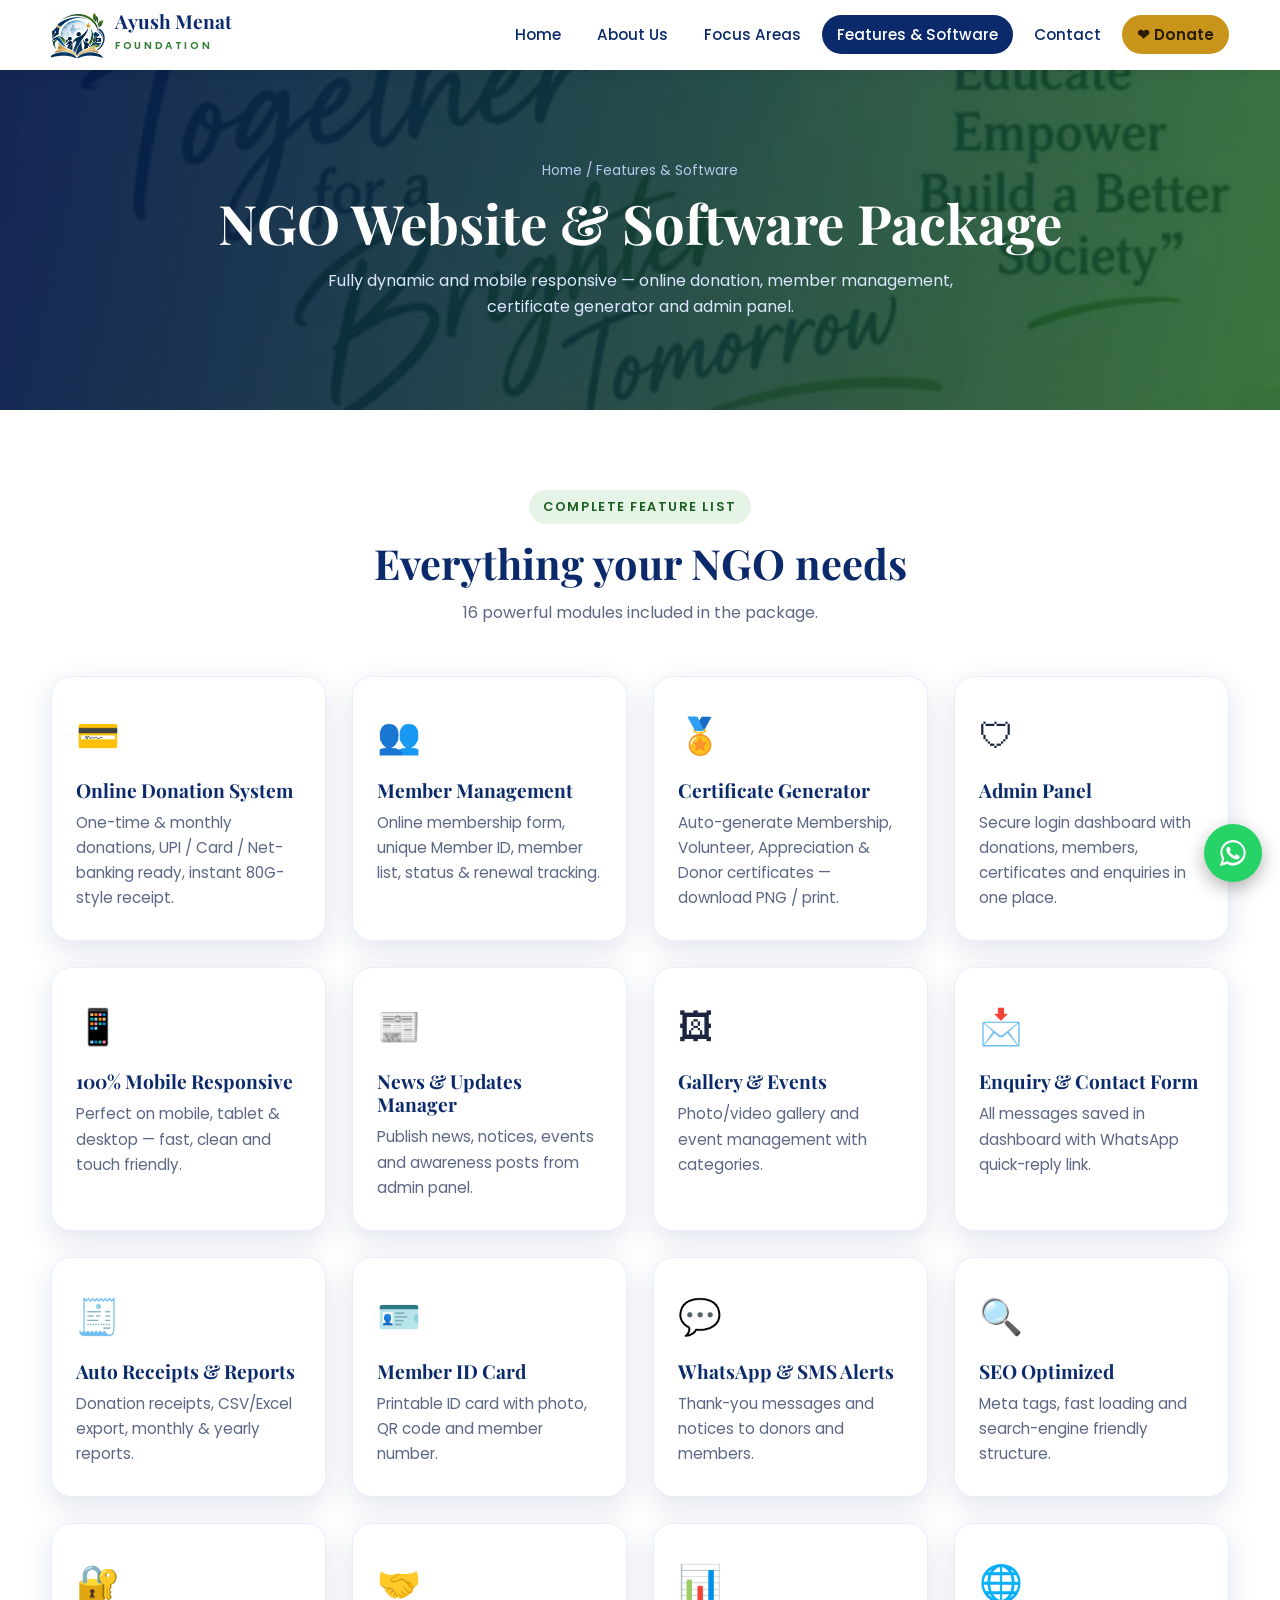
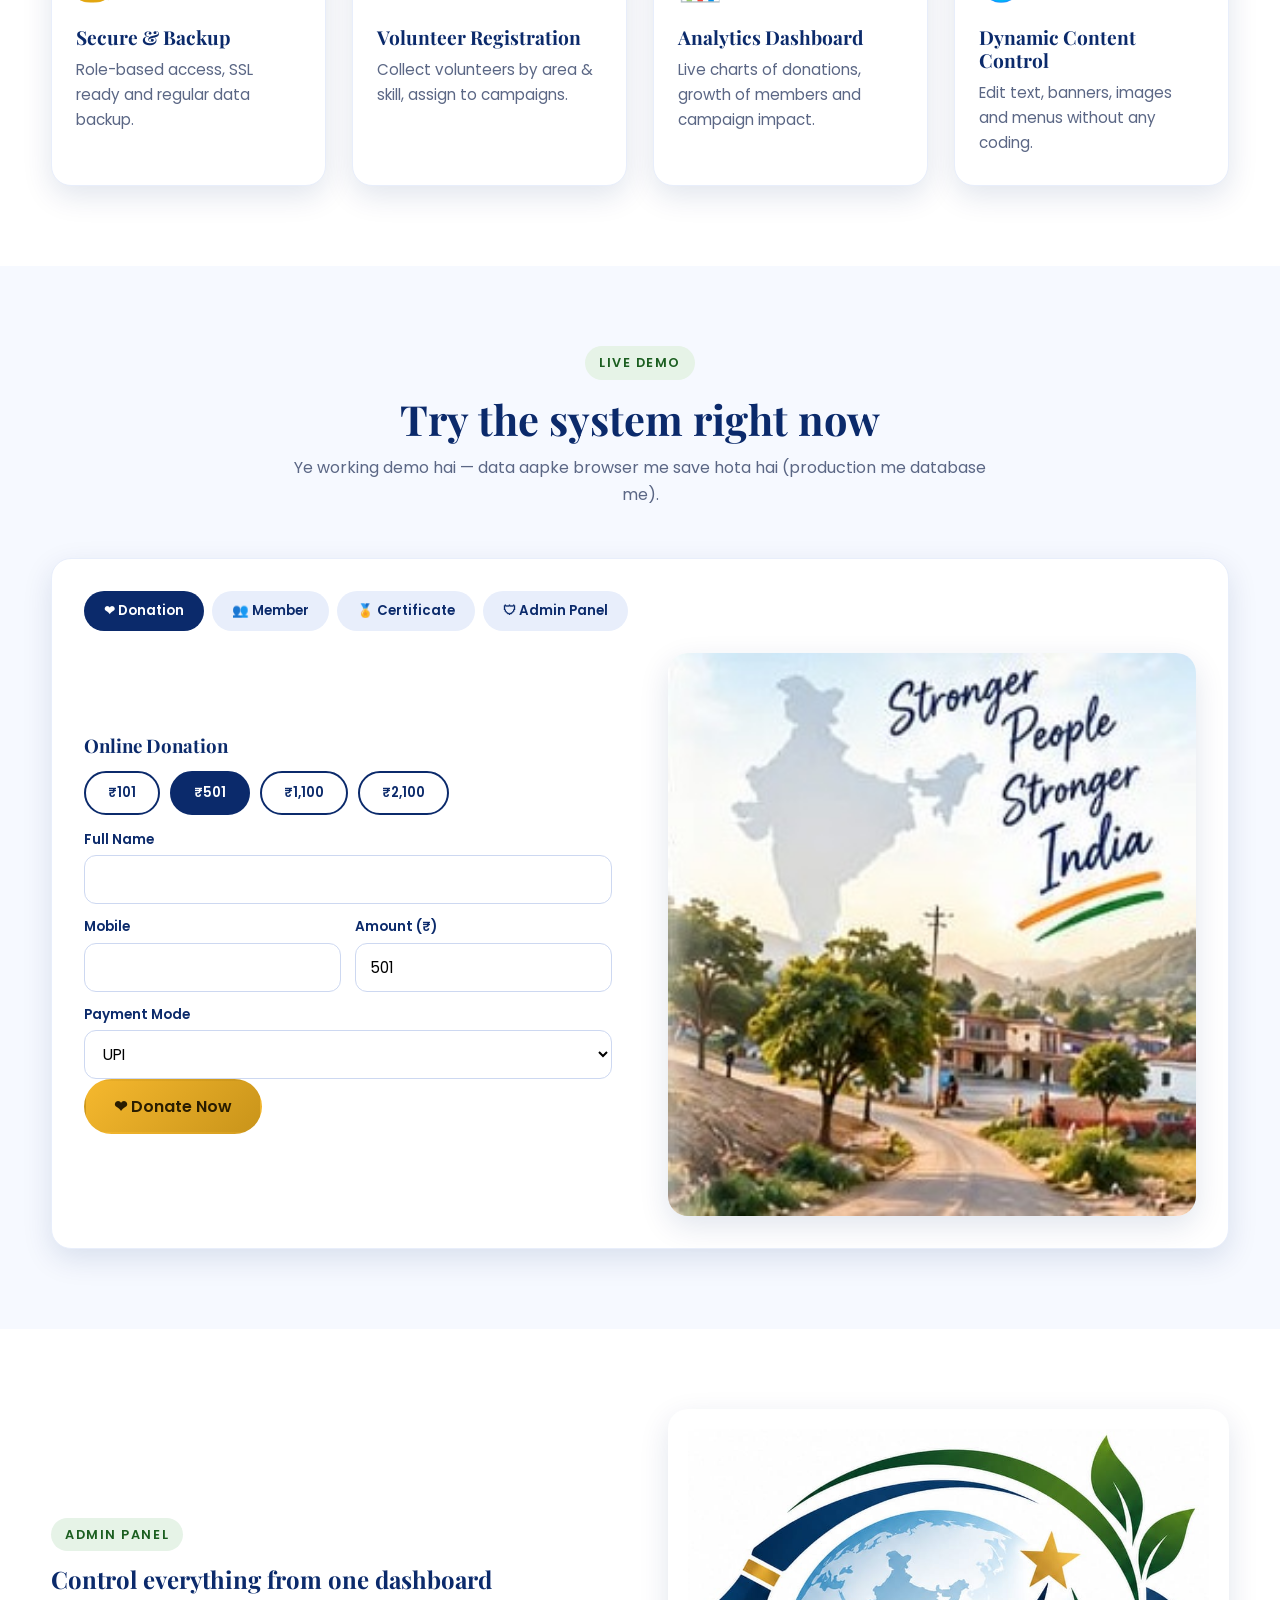
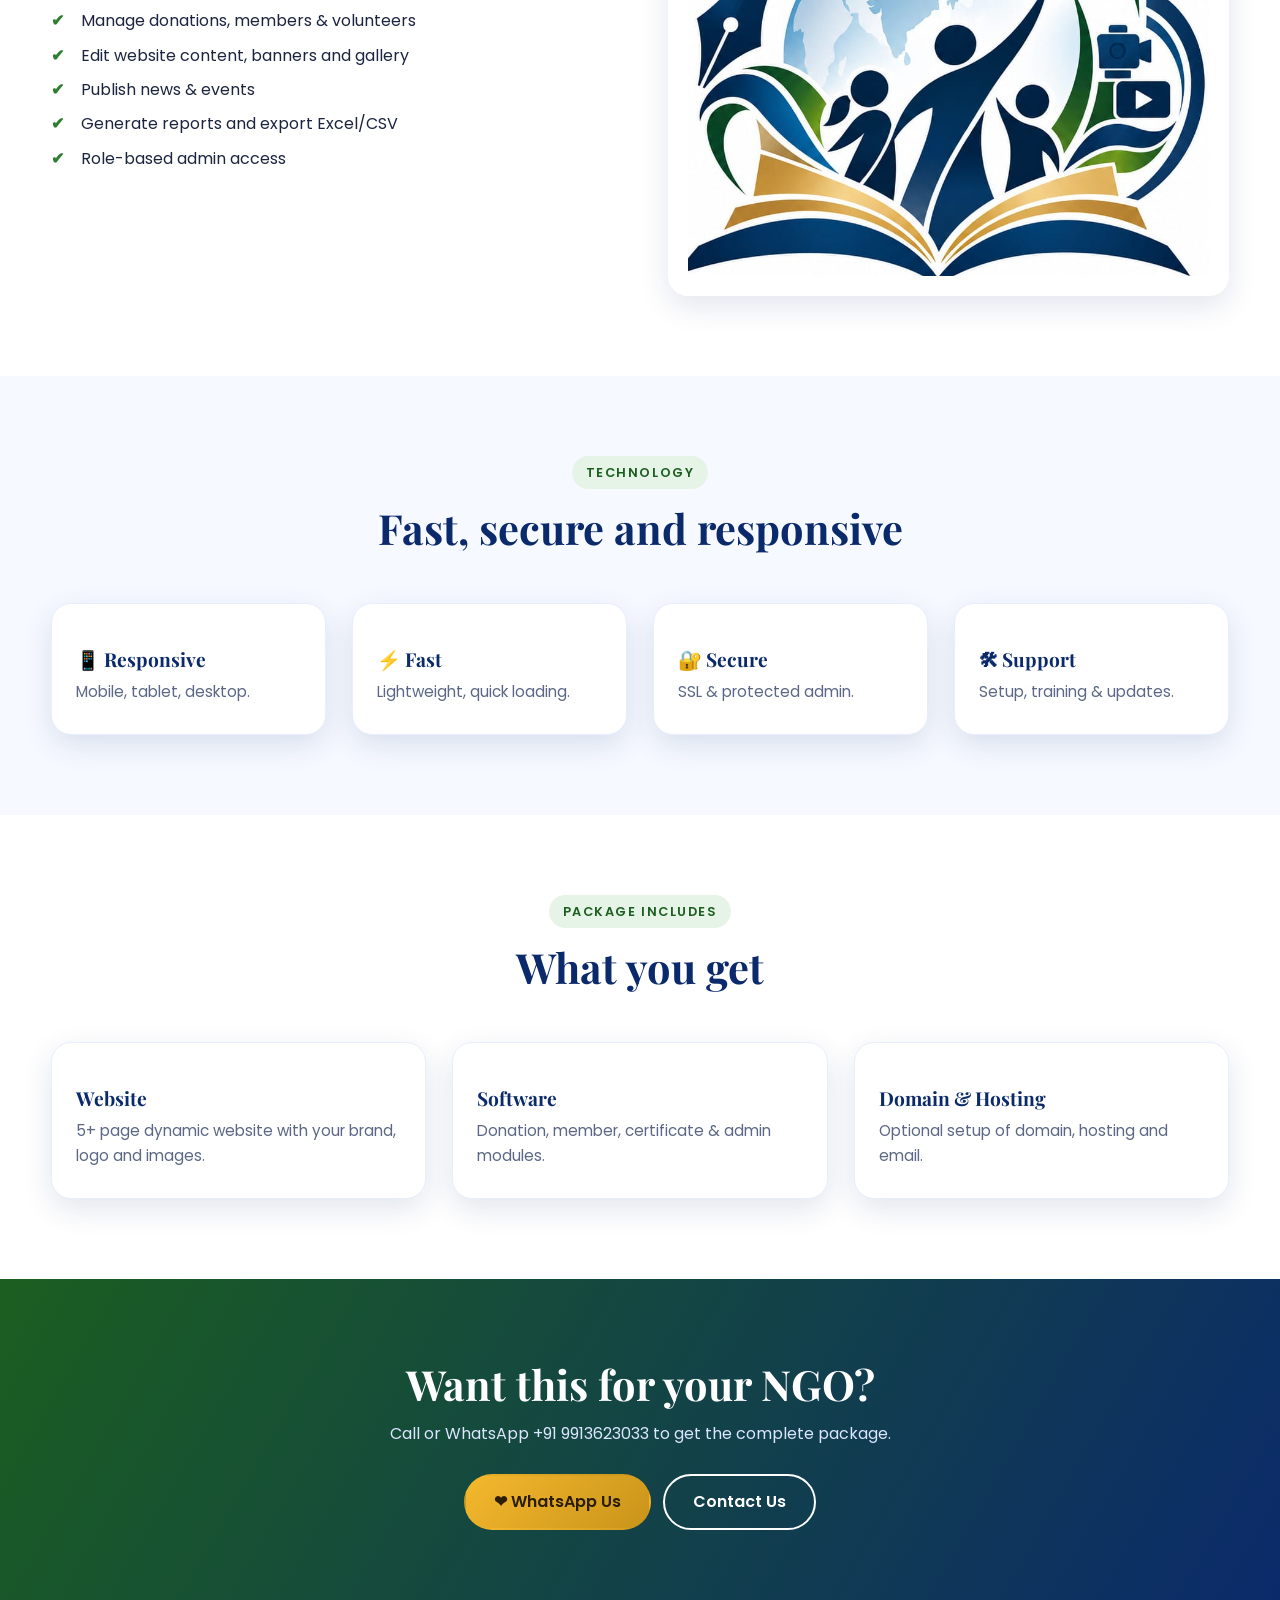
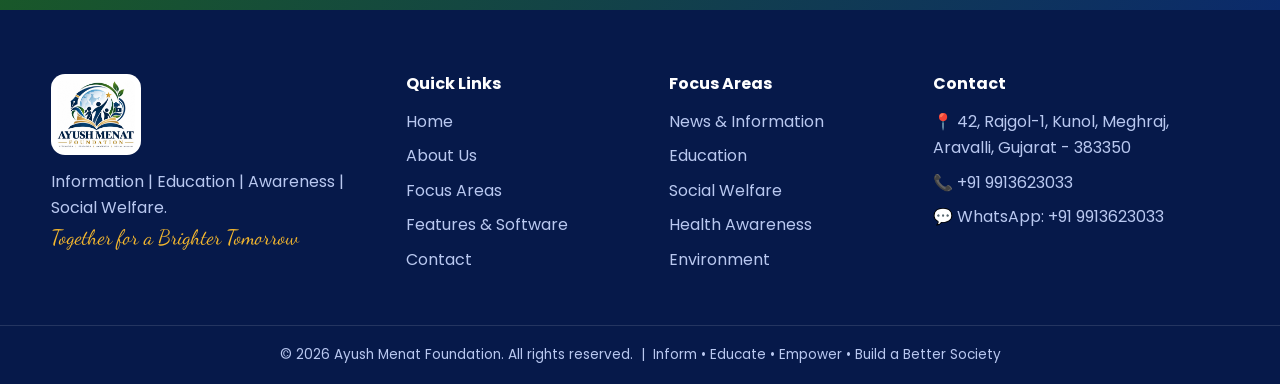
<file: features.html>
<!DOCTYPE html><html lang="en"><head><meta charset="utf-8"><meta name="viewport" content="width=device-width,initial-scale=1">
<title>Features & Software | Ayush Menat Foundation</title><meta name="description" content="NGO website and software package features"><link rel="icon" href="img/emblem.png">
<link href="https://fonts.googleapis.com/css2?family=Dancing+Script:wght@600&family=Mukta:wght@400;600&family=Playfair+Display:wght@600;700&family=Poppins:wght@400;500;600&display=swap" rel="stylesheet">
<link rel="stylesheet" href="css/style.css"></head><body>
<header><div class="wrap nav"><a class="brand" href="index.html"><img src="img/emblem.png" alt="Ayush Menat Foundation logo"><span><b>Ayush Menat</b><small>FOUNDATION</small></span></a>
<button class="burger" aria-label="Menu">☰</button><ul class="menu"><li><a href="index.html" class="">Home</a></li><li><a href="about.html" class="">About Us</a></li><li><a href="programs.html" class="">Focus Areas</a></li><li><a href="features.html" class="on">Features & Software</a></li><li><a href="contact.html" class="">Contact</a></li><li><a class="don" href="features.html#donate">❤ Donate</a></li></ul></div></header><section class="phero"><div class="wrap"><div class="crumb"><a href="index.html">Home</a> / Features & Software</div><h1>NGO Website & Software Package</h1><p>Fully dynamic and mobile responsive — online donation, member management, certificate generator and admin panel.</p></div></section><section><div class="wrap"><div class="sh rv"><span class="tag">Complete Feature List</span><h2>Everything your NGO needs</h2><p>16 powerful modules included in the package.</p></div><div class="grid g4"><div class="card rv"><div style="font-size:2.2rem">💳</div><h3>Online Donation System</h3><p>One-time & monthly donations, UPI / Card / Net-banking ready, instant 80G-style receipt.</p></div><div class="card rv"><div style="font-size:2.2rem">👥</div><h3>Member Management</h3><p>Online membership form, unique Member ID, member list, status & renewal tracking.</p></div><div class="card rv"><div style="font-size:2.2rem">🏅</div><h3>Certificate Generator</h3><p>Auto-generate Membership, Volunteer, Appreciation & Donor certificates — download PNG / print.</p></div><div class="card rv"><div style="font-size:2.2rem">🛡</div><h3>Admin Panel</h3><p>Secure login dashboard with donations, members, certificates and enquiries in one place.</p></div><div class="card rv"><div style="font-size:2.2rem">📱</div><h3>100% Mobile Responsive</h3><p>Perfect on mobile, tablet & desktop — fast, clean and touch friendly.</p></div><div class="card rv"><div style="font-size:2.2rem">📰</div><h3>News & Updates Manager</h3><p>Publish news, notices, events and awareness posts from admin panel.</p></div><div class="card rv"><div style="font-size:2.2rem">🖼</div><h3>Gallery & Events</h3><p>Photo/video gallery and event management with categories.</p></div><div class="card rv"><div style="font-size:2.2rem">📩</div><h3>Enquiry & Contact Form</h3><p>All messages saved in dashboard with WhatsApp quick-reply link.</p></div><div class="card rv"><div style="font-size:2.2rem">🧾</div><h3>Auto Receipts & Reports</h3><p>Donation receipts, CSV/Excel export, monthly & yearly reports.</p></div><div class="card rv"><div style="font-size:2.2rem">🪪</div><h3>Member ID Card</h3><p>Printable ID card with photo, QR code and member number.</p></div><div class="card rv"><div style="font-size:2.2rem">💬</div><h3>WhatsApp & SMS Alerts</h3><p>Thank-you messages and notices to donors and members.</p></div><div class="card rv"><div style="font-size:2.2rem">🔍</div><h3>SEO Optimized</h3><p>Meta tags, fast loading and search-engine friendly structure.</p></div><div class="card rv"><div style="font-size:2.2rem">🔐</div><h3>Secure & Backup</h3><p>Role-based access, SSL ready and regular data backup.</p></div><div class="card rv"><div style="font-size:2.2rem">🤝</div><h3>Volunteer Registration</h3><p>Collect volunteers by area & skill, assign to campaigns.</p></div><div class="card rv"><div style="font-size:2.2rem">📊</div><h3>Analytics Dashboard</h3><p>Live charts of donations, growth of members and campaign impact.</p></div><div class="card rv"><div style="font-size:2.2rem">🌐</div><h3>Dynamic Content Control</h3><p>Edit text, banners, images and menus without any coding.</p></div></div></div></section><section class="alt" id="demo"><div class="wrap"><div class="sh rv"><span class="tag">Live Demo</span><h2>Try the system right now</h2><p>Ye working demo hai — data aapke browser me save hota hai (production me database me).</p></div>
<div class="box rv"><div class="tabs"><button class="on" data-t="p-don">❤ Donation</button><button data-t="p-mem">👥 Member</button><button data-t="p-cert">🏅 Certificate</button><button data-t="p-adm">🛡 Admin Panel</button></div>
<div class="pane on" id="p-don"><div id="donate"></div><div class="split"><div><h3>Online Donation</h3><div class="amts"><button data-a="101">₹101</button><button data-a="501" class="on">₹501</button><button data-a="1100">₹1,100</button><button data-a="2100">₹2,100</button></div>
<form id="donForm"><label>Full Name</label><input name="name" required><div class="row2"><div><label>Mobile</label><input name="phone" required pattern="[0-9]{10}"></div><div><label>Amount (₹)</label><input name="amount" id="d-amt" type="number" min="1" value="501" required></div></div><label>Payment Mode</label><select name="mode"><option>UPI</option><option>Card</option><option>Net Banking</option></select><br><button class="btn btn-p" type="submit">❤ Donate Now</button></form><div class="msg" id="donMsg"></div></div>
<div class="sp-img"><img src="img/village.jpg" alt=""></div></div></div>
<div class="pane" id="p-mem"><div id="member"></div><h3>Member Registration</h3><form id="memForm"><div class="row2"><div><label>Full Name</label><input name="name" required></div><div><label>Mobile</label><input name="phone" required></div></div><div class="row2"><div><label>Email</label><input name="email" type="email"></div><div><label>Membership Type</label><select name="type"><option>Member</option><option>Volunteer</option><option>Life Member</option></select></div></div><label>Address</label><textarea name="addr" rows="2"></textarea><br><button class="btn btn-g">Register</button></form><div class="msg" id="memMsg"></div></div>
<div class="pane" id="p-cert"><h3>Certificate Generator</h3><div class="split" style="align-items:start"><div><label>Name</label><input id="c-name" value="Rahul Patel"><label>Certificate Type</label><select id="c-type"><option>Appreciation</option><option>Membership</option><option>Volunteer</option><option>Donation</option></select><label>Reason</label><input id="c-reason" value="for outstanding contribution to society"><label>Date</label><input id="c-date" placeholder="22/10/2026"><br><button class="btn btn-n" id="c-dl">⬇ Download PNG</button> <button class="btn btn-g" id="c-print">🖨 Print</button></div><canvas id="cert" width="1200" height="850"></canvas></div></div>
<div class="pane" id="p-adm"><div id="admLoginBox" style="max-width:360px;margin:auto"><h3>Admin Login</h3><form id="admLogin"><label>Username</label><input id="a-u" value="admin"><label>Password</label><input id="a-p" type="password" value="admin123"><br><button class="btn btn-n">Login</button></form><p style="font-size:.8rem;color:var(--mut)">Demo: admin / admin123</p></div>
<div id="admDash" style="display:none"><div style="display:flex;justify-content:space-between;flex-wrap:wrap;gap:8px;margin-bottom:14px"><h3>Dashboard</h3><div><button class="btn btn-g" id="admCsv" style="padding:8px 16px">Export CSV</button> <button class="btn btn-n" id="admClr" style="padding:8px 16px">Clear</button> <button class="btn btn-o" id="admOut" style="padding:8px 16px;background:#999;border-color:#999">Logout</button></div></div>
<div class="kpi"><div><b id="k-don">₹0</b>Total Donation</div><div><b id="k-cnt">0</b>Donors</div><div><b id="k-mem">0</b>Members</div><div><b id="k-cert">0</b>Certificates</div></div>
<h4>Recent Donations</h4><div class="tw"><table><thead><tr><th>Receipt</th><th>Name</th><th>Amount</th><th>Mode</th><th>Date</th></tr></thead><tbody id="t-don"></tbody></table></div><br><h4>Members</h4><div class="tw"><table><thead><tr><th>ID</th><th>Name</th><th>Phone</th><th>Type</th><th>Status</th></tr></thead><tbody id="t-mem"></tbody></table></div></div></div></div></div></section><section><div class="wrap split"><div class="rv"><span class="tag">Admin Panel</span><h2>Control everything from one dashboard</h2><ul class="ticks"><li>Manage donations, members & volunteers</li><li>Edit website content, banners and gallery</li><li>Publish news & events</li><li>Generate reports and export Excel/CSV</li><li>Role-based admin access</li></ul></div><div class="sp-img rv"><img src="img/emblem.png" alt="" style="background:#fff;padding:20px;object-fit:contain"></div></div></section><section class="alt"><div class="wrap"><div class="sh rv"><span class="tag">Technology</span><h2>Fast, secure and responsive</h2><p></p></div><div class="grid g4"><div class="card rv"><h3>📱 Responsive</h3><p>Mobile, tablet, desktop.</p></div><div class="card rv"><h3>⚡ Fast</h3><p>Lightweight, quick loading.</p></div><div class="card rv"><h3>🔐 Secure</h3><p>SSL & protected admin.</p></div><div class="card rv"><h3>🛠 Support</h3><p>Setup, training & updates.</p></div></div></div></section><section><div class="wrap"><div class="sh rv"><span class="tag">Package Includes</span><h2>What you get</h2><p></p></div><div class="grid g3"><div class="card rv"><h3>Website</h3><p>5+ page dynamic website with your brand, logo and images.</p></div><div class="card rv"><h3>Software</h3><p>Donation, member, certificate & admin modules.</p></div><div class="card rv"><h3>Domain & Hosting</h3><p>Optional setup of domain, hosting and email.</p></div></div></div></section><section class="cta"><div class="wrap rv"><h2>Want this for your NGO?</h2><p>Call or WhatsApp +91 9913623033 to get the complete package.</p><a class="btn btn-p" href="https://wa.me/919913623033">❤ WhatsApp Us</a> &nbsp; <a class="btn btn-o" href="contact.html">Contact Us</a></div></section><footer><div class="wrap fg"><div><img src="img/logo-full.png" alt="logo"><p>Information | Education | Awareness | Social Welfare.<br><span class="script" style="color:#f5b82e;font-size:1.3rem">Together for a Brighter Tomorrow</span></p></div>
<div><h4>Quick Links</h4><ul><li><a href="index.html">Home</a></li><li><a href="about.html">About Us</a></li><li><a href="programs.html">Focus Areas</a></li><li><a href="features.html">Features & Software</a></li><li><a href="contact.html">Contact</a></li></ul></div>
<div><h4>Focus Areas</h4><ul><li>News & Information</li><li>Education</li><li>Social Welfare</li><li>Health Awareness</li><li>Environment</li></ul></div>
<div><h4>Contact</h4><ul><li>📍 42, Rajgol-1, Kunol, Meghraj, Aravalli, Gujarat - 383350</li><li>📞 <a href="tel:+919913623033">+91 9913623033</a></li><li>💬 WhatsApp: +91 9913623033</li></ul></div></div>
<div class="copy">© 2026 Ayush Menat Foundation. All rights reserved. &nbsp;|&nbsp; Inform • Educate • Empower • Build a Better Society</div></footer>
<a class="wa" href="https://wa.me/919913623033?text=Hello%20Ayush%20Menat%20Foundation" target="_blank" aria-label="WhatsApp"><svg viewBox="0 0 32 32"><path d="M16 3C9 3 3.4 8.6 3.4 15.5c0 2.3.6 4.4 1.7 6.300L3 29l7.400-2c1.800 1 3.800 1.500 5.800 1.500 6.900 0 12.500-5.600 12.500-12.500S23 3 16 3zm0 22.800c-1.800 0-3.600-.5-5.100-1.400l-.4-.2-4.400 1.200 1.200-4.300-.3-.4a10.200 10.200 0 0 1-1.600-5.500C5.400 9.800 10.200 5.200 16 5.200s10.600 4.700 10.600 10.400S21.800 25.800 16 25.800zm5.700-7.600c-.3-.2-1.900-.9-2.200-1s-.5-.2-.7.200-.8 1-1 1.200-.4.200-.7.100a8.600 8.600 0 0 1-4.300-3.800c-.3-.6.300-.6.900-1.700.1-.2 0-.4 0-.5l-1-2.300c-.2-.6-.5-.5-.7-.5h-.6c-.2 0-.6.100-.9.400s-1.200 1.200-1.200 2.800 1.200 3.300 1.400 3.500c.2.200 2.300 3.600 5.600 5 2.100.9 2.900 1 3.900.8.600-.1 1.900-.8 2.200-1.500s.3-1.400.2-1.500-.3-.2-.6-.4z"/></svg></a>
<script src="js/app.js"></script></body></html>
</file>
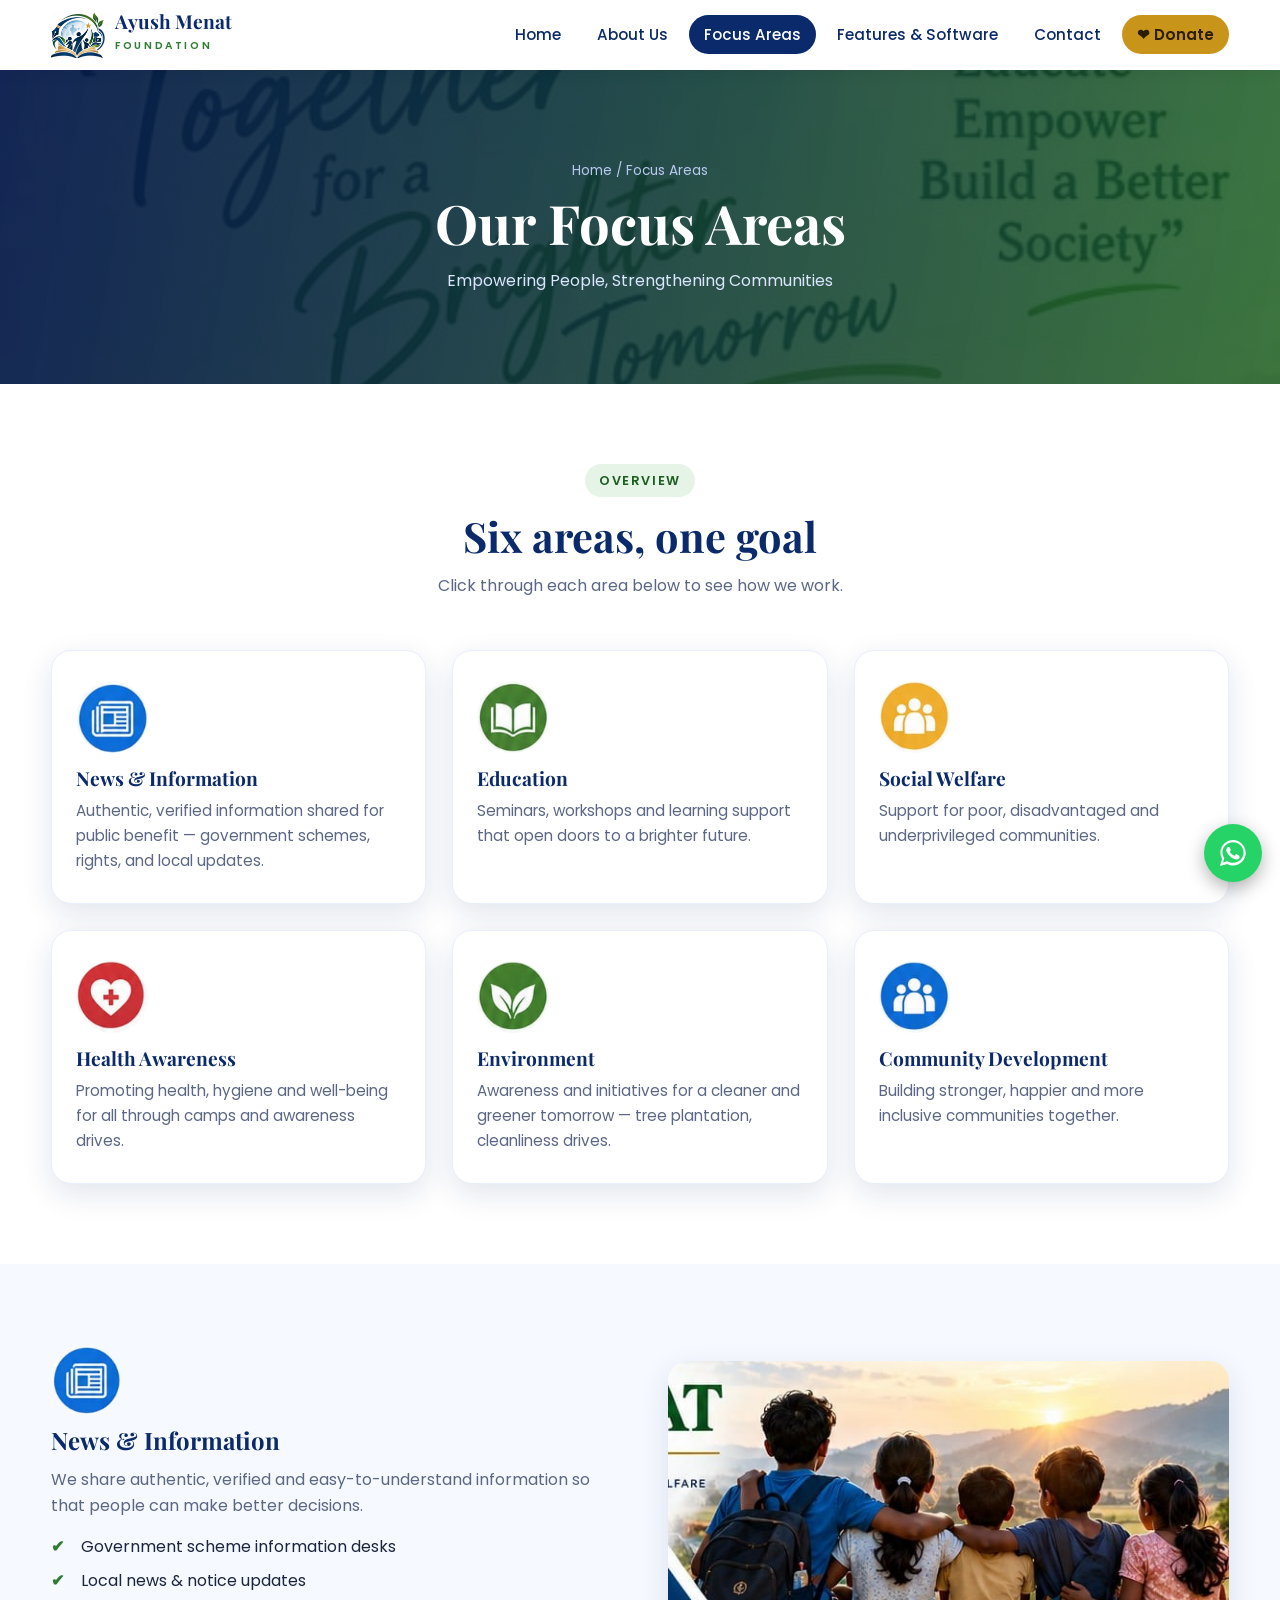
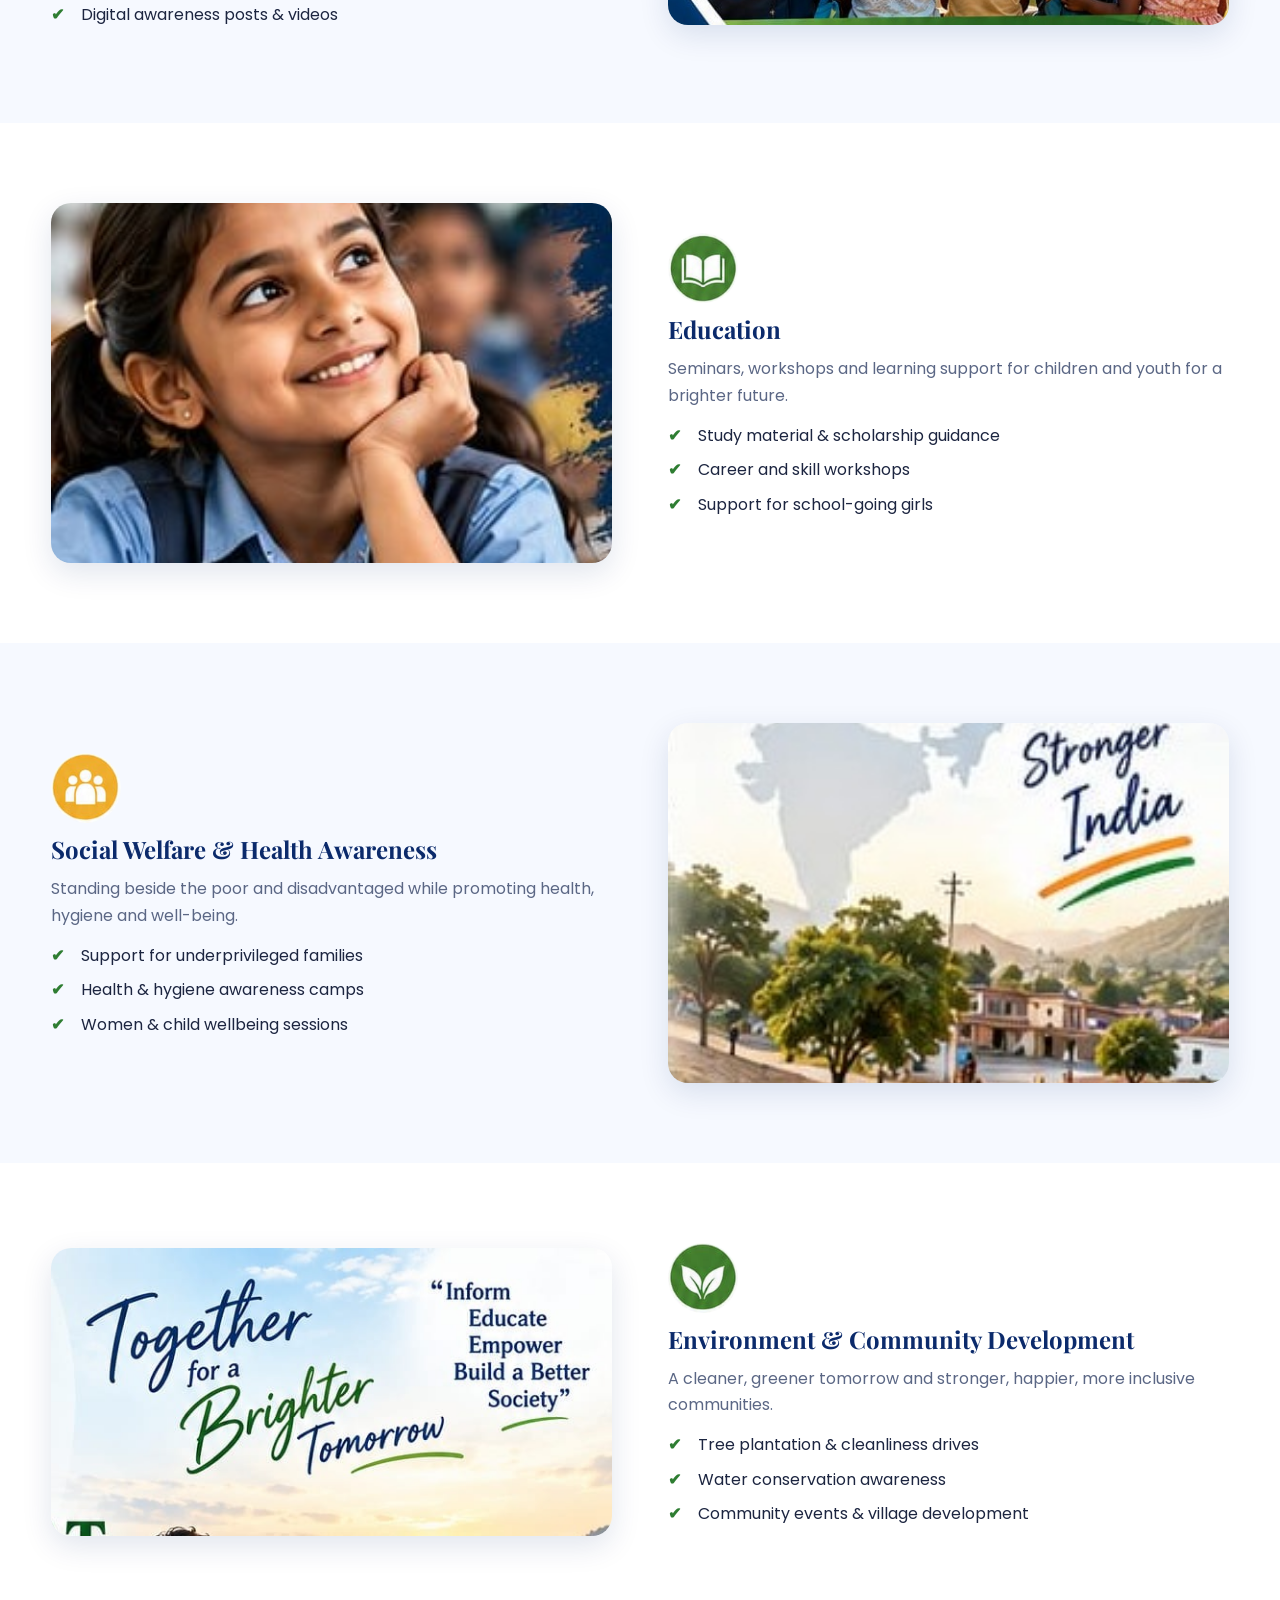
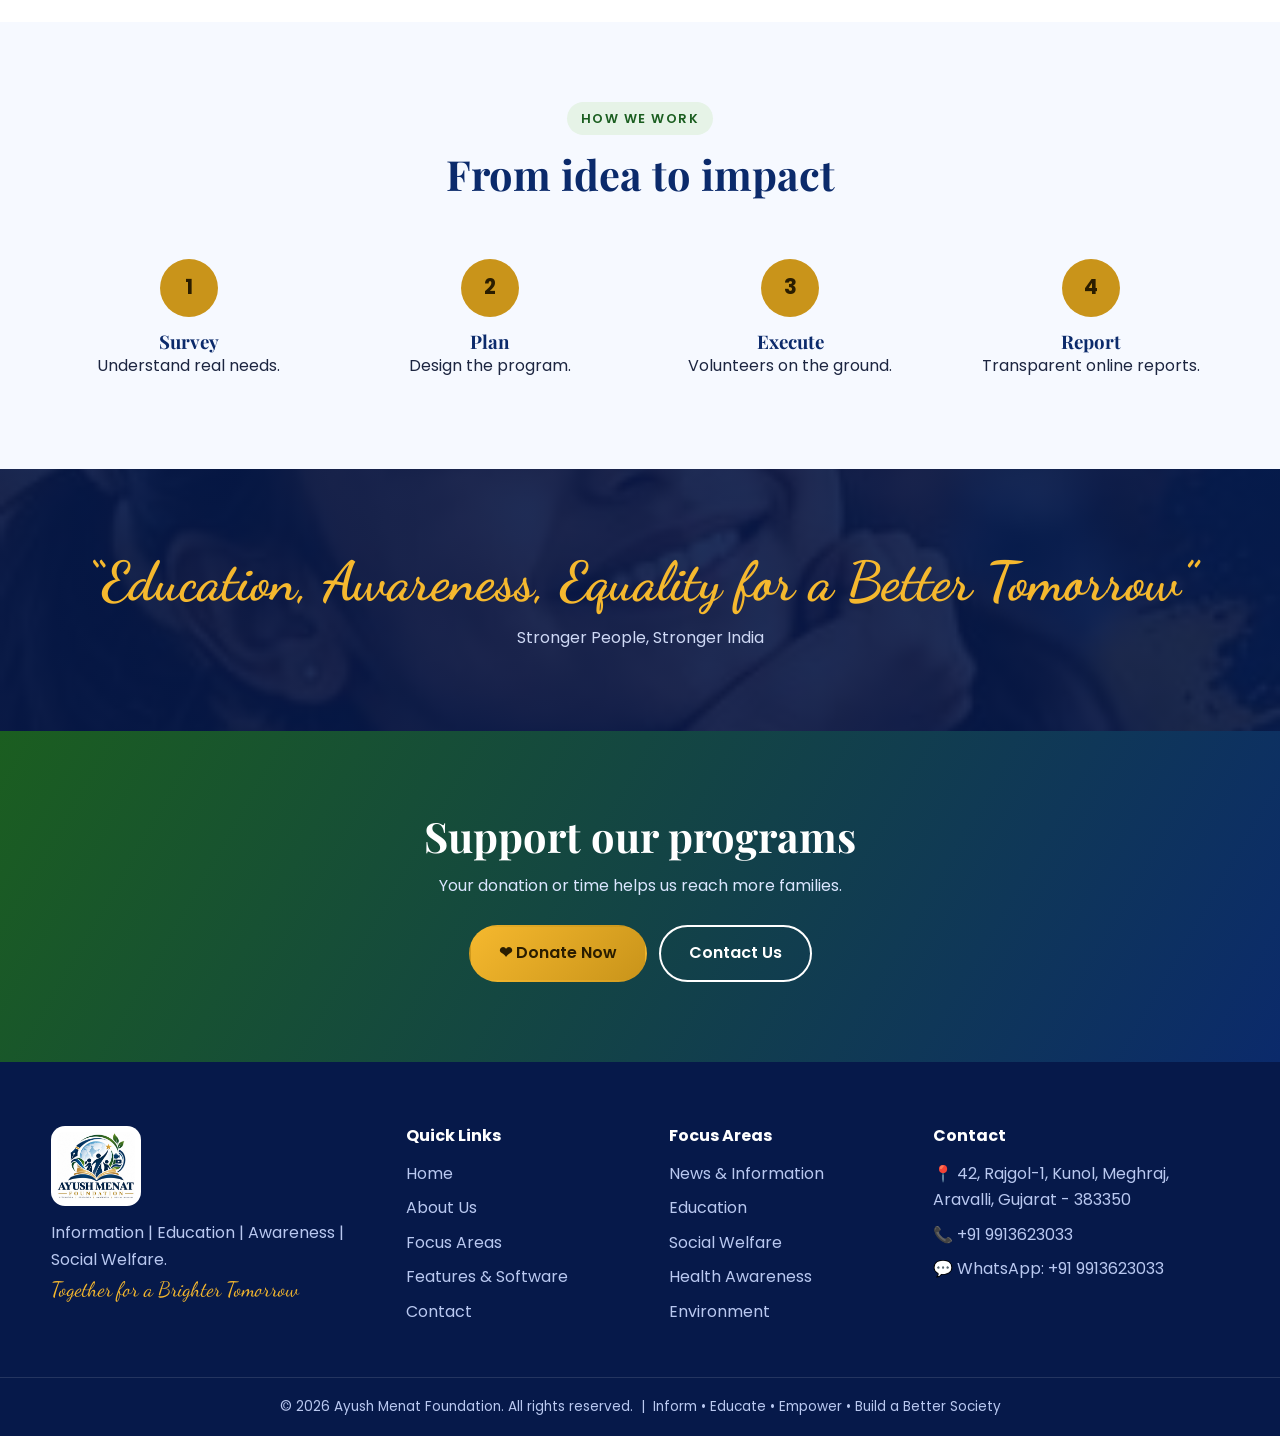
<file: programs.html>
<!DOCTYPE html><html lang="en"><head><meta charset="utf-8"><meta name="viewport" content="width=device-width,initial-scale=1">
<title>Focus Areas | Ayush Menat Foundation</title><meta name="description" content="Focus areas of Ayush Menat Foundation"><link rel="icon" href="img/emblem.png">
<link href="https://fonts.googleapis.com/css2?family=Dancing+Script:wght@600&family=Mukta:wght@400;600&family=Playfair+Display:wght@600;700&family=Poppins:wght@400;500;600&display=swap" rel="stylesheet">
<link rel="stylesheet" href="css/style.css"></head><body>
<header><div class="wrap nav"><a class="brand" href="index.html"><img src="img/emblem.png" alt="Ayush Menat Foundation logo"><span><b>Ayush Menat</b><small>FOUNDATION</small></span></a>
<button class="burger" aria-label="Menu">☰</button><ul class="menu"><li><a href="index.html" class="">Home</a></li><li><a href="about.html" class="">About Us</a></li><li><a href="programs.html" class="on">Focus Areas</a></li><li><a href="features.html" class="">Features & Software</a></li><li><a href="contact.html" class="">Contact</a></li><li><a class="don" href="features.html#donate">❤ Donate</a></li></ul></div></header><section class="phero"><div class="wrap"><div class="crumb"><a href="index.html">Home</a> / Focus Areas</div><h1>Our Focus Areas</h1><p>Empowering People, Strengthening Communities</p></div></section><section><div class="wrap"><div class="sh rv"><span class="tag">Overview</span><h2>Six areas, one goal</h2><p>Click through each area below to see how we work.</p></div><div class="grid g3"><div class="card rv"><img class="ic" src="img/ic-news.png" alt="News & Information"><h3>News & Information</h3><p>Authentic, verified information shared for public benefit — government schemes, rights, and local updates.</p></div><div class="card rv"><img class="ic" src="img/ic-education.png" alt="Education"><h3>Education</h3><p>Seminars, workshops and learning support that open doors to a brighter future.</p></div><div class="card rv"><img class="ic" src="img/ic-social.png" alt="Social Welfare"><h3>Social Welfare</h3><p>Support for poor, disadvantaged and underprivileged communities.</p></div><div class="card rv"><img class="ic" src="img/ic-health.png" alt="Health Awareness"><h3>Health Awareness</h3><p>Promoting health, hygiene and well-being for all through camps and awareness drives.</p></div><div class="card rv"><img class="ic" src="img/ic-environment.png" alt="Environment"><h3>Environment</h3><p>Awareness and initiatives for a cleaner and greener tomorrow — tree plantation, cleanliness drives.</p></div><div class="card rv"><img class="ic" src="img/ic-community.png" alt="Community Development"><h3>Community Development</h3><p>Building stronger, happier and more inclusive communities together.</p></div></div></div></section><section class="alt"><div class="wrap split rev"><div class="sp-img rv"><img src="img/kids.jpg" alt="News & Information" style="max-height:360px"></div><div class="rv"><img class="ic" src="img/ic-news.png" style="width:70px;border-radius:50%;margin-bottom:12px" alt=""><h2>News & Information</h2><p style="color:var(--mut);margin:12px 0">We share authentic, verified and easy-to-understand information so that people can make better decisions.</p><ul class="ticks"><li>Government scheme information desks</li><li>Local news & notice updates</li><li>Digital awareness posts & videos</li></ul></div></div></section><section class=""><div class="wrap split "><div class="sp-img rv"><img src="img/girl.jpg" alt="Education" style="max-height:360px"></div><div class="rv"><img class="ic" src="img/ic-education.png" style="width:70px;border-radius:50%;margin-bottom:12px" alt=""><h2>Education</h2><p style="color:var(--mut);margin:12px 0">Seminars, workshops and learning support for children and youth for a brighter future.</p><ul class="ticks"><li>Study material & scholarship guidance</li><li>Career and skill workshops</li><li>Support for school-going girls</li></ul></div></div></section><section class="alt"><div class="wrap split rev"><div class="sp-img rv"><img src="img/village.jpg" alt="Social Welfare & Health Awareness" style="max-height:360px"></div><div class="rv"><img class="ic" src="img/ic-social.png" style="width:70px;border-radius:50%;margin-bottom:12px" alt=""><h2>Social Welfare & Health Awareness</h2><p style="color:var(--mut);margin:12px 0">Standing beside the poor and disadvantaged while promoting health, hygiene and well-being.</p><ul class="ticks"><li>Support for underprivileged families</li><li>Health & hygiene awareness camps</li><li>Women & child wellbeing sessions</li></ul></div></div></section><section class=""><div class="wrap split "><div class="sp-img rv"><img src="img/sky.jpg" alt="Environment & Community Development" style="max-height:360px"></div><div class="rv"><img class="ic" src="img/ic-environment.png" style="width:70px;border-radius:50%;margin-bottom:12px" alt=""><h2>Environment & Community Development</h2><p style="color:var(--mut);margin:12px 0">A cleaner, greener tomorrow and stronger, happier, more inclusive communities.</p><ul class="ticks"><li>Tree plantation & cleanliness drives</li><li>Water conservation awareness</li><li>Community events & village development</li></ul></div></div></section><section class="alt"><div class="wrap"><div class="sh rv"><span class="tag">How We Work</span><h2>From idea to impact</h2><p></p></div><div class="grid g4 steps"><div class="step rv"><h3>Survey</h3><p>Understand real needs.</p></div><div class="step rv"><h3>Plan</h3><p>Design the program.</p></div><div class="step rv"><h3>Execute</h3><p>Volunteers on the ground.</p></div><div class="step rv"><h3>Report</h3><p>Transparent online reports.</p></div></div></div></section><section class="quote"><div class="wrap rv" style="text-align:center"><h2>“Education, Awareness, Equality for a Better Tomorrow”</h2><p style="color:#cfd9f5;margin-top:10px">Stronger People, Stronger India</p></div></section><section class="cta"><div class="wrap rv"><h2>Support our programs</h2><p>Your donation or time helps us reach more families.</p><a class="btn btn-p" href="features.html#donate">❤ Donate Now</a> &nbsp; <a class="btn btn-o" href="contact.html">Contact Us</a></div></section><footer><div class="wrap fg"><div><img src="img/logo-full.png" alt="logo"><p>Information | Education | Awareness | Social Welfare.<br><span class="script" style="color:#f5b82e;font-size:1.3rem">Together for a Brighter Tomorrow</span></p></div>
<div><h4>Quick Links</h4><ul><li><a href="index.html">Home</a></li><li><a href="about.html">About Us</a></li><li><a href="programs.html">Focus Areas</a></li><li><a href="features.html">Features & Software</a></li><li><a href="contact.html">Contact</a></li></ul></div>
<div><h4>Focus Areas</h4><ul><li>News & Information</li><li>Education</li><li>Social Welfare</li><li>Health Awareness</li><li>Environment</li></ul></div>
<div><h4>Contact</h4><ul><li>📍 42, Rajgol-1, Kunol, Meghraj, Aravalli, Gujarat - 383350</li><li>📞 <a href="tel:+919913623033">+91 9913623033</a></li><li>💬 WhatsApp: +91 9913623033</li></ul></div></div>
<div class="copy">© 2026 Ayush Menat Foundation. All rights reserved. &nbsp;|&nbsp; Inform • Educate • Empower • Build a Better Society</div></footer>
<a class="wa" href="https://wa.me/919913623033?text=Hello%20Ayush%20Menat%20Foundation" target="_blank" aria-label="WhatsApp"><svg viewBox="0 0 32 32"><path d="M16 3C9 3 3.4 8.6 3.4 15.5c0 2.3.6 4.4 1.7 6.300L3 29l7.400-2c1.800 1 3.800 1.500 5.800 1.500 6.900 0 12.500-5.600 12.500-12.500S23 3 16 3zm0 22.800c-1.800 0-3.600-.5-5.100-1.400l-.4-.2-4.400 1.200 1.200-4.300-.3-.4a10.200 10.200 0 0 1-1.600-5.500C5.400 9.800 10.200 5.200 16 5.200s10.600 4.700 10.600 10.400S21.800 25.800 16 25.800zm5.700-7.600c-.3-.2-1.900-.9-2.200-1s-.5-.2-.7.200-.8 1-1 1.200-.4.200-.7.100a8.600 8.600 0 0 1-4.300-3.800c-.3-.6.300-.6.900-1.700.1-.2 0-.4 0-.5l-1-2.300c-.2-.6-.5-.5-.7-.5h-.6c-.2 0-.6.100-.9.400s-1.200 1.200-1.200 2.800 1.200 3.300 1.400 3.500c.2.200 2.300 3.600 5.600 5 2.100.9 2.900 1 3.900.8.600-.1 1.900-.8 2.200-1.500s.3-1.400.2-1.500-.3-.2-.6-.4z"/></svg></a>
<script src="js/app.js"></script></body></html>
</file>
<file: css/style.css>
:root{--navy:#0b2a6b;--navy2:#06194a;--green:#2e7d32;--green2:#1b5e20;--gold:#c9941a;--gold2:#f5b82e;--bg:#f6f9ff;--ink:#1c2540;--mut:#5b6785;--r:20px;--sh:0 10px 30px rgba(11,42,107,.12)}
*{box-sizing:border-box;margin:0;padding:0}html{scroll-behavior:smooth}
body{font-family:'Poppins','Mukta',sans-serif;color:var(--ink);background:#fff;line-height:1.65;overflow-x:hidden}
img{max-width:100%;display:block}a{text-decoration:none;color:inherit}
h1,h2,h3,h4{font-family:'Playfair Display','Mukta',serif;color:var(--navy);line-height:1.2}
.wrap{width:min(1180px,92%);margin:auto}
section{padding:80px 0}.alt{background:var(--bg)}
.tag{display:inline-block;background:#e6f3e7;color:var(--green2);font-weight:600;font-size:.8rem;letter-spacing:.12em;text-transform:uppercase;padding:6px 14px;border-radius:99px;margin-bottom:14px}
.sh{text-align:center;max-width:720px;margin:0 auto 50px}.sh h2{font-size:clamp(1.8rem,4vw,2.6rem);margin-bottom:12px}.sh p{color:var(--mut)}
.script{font-family:'Dancing Script',cursive;color:var(--green)}
.btn{display:inline-flex;align-items:center;gap:8px;padding:13px 28px;border-radius:99px;font-weight:600;border:2px solid transparent;cursor:pointer;font-family:inherit;font-size:1rem;transition:.25s}
.btn-p{background:linear-gradient(135deg,var(--gold2),var(--gold));color:#2a1d00}.btn-p:hover{transform:translateY(-3px);box-shadow:0 10px 22px rgba(201,148,26,.4)}
.btn-g{background:var(--green);color:#fff}.btn-g:hover{background:var(--green2);transform:translateY(-3px)}
.btn-o{border-color:#fff;color:#fff}.btn-o:hover{background:#fff;color:var(--navy)}
.btn-n{background:var(--navy);color:#fff}.btn-n:hover{background:var(--navy2);transform:translateY(-3px)}
/* top bar + nav */
.top{background:var(--navy2);color:#cfd9f5;font-size:.85rem;padding:7px 0}.top .wrap{display:flex;justify-content:space-between;flex-wrap:wrap;gap:6px}.top a:hover{color:var(--gold2)}
header{position:sticky;top:0;z-index:50;background:rgba(255,255,255,.96);backdrop-filter:blur(8px);box-shadow:0 2px 14px rgba(0,0,0,.07)}
.nav{display:flex;align-items:center;justify-content:space-between;padding:8px 0}
.brand{display:flex;align-items:center;gap:10px}.brand img{width:54px;height:54px;object-fit:contain}
.brand b{display:block;font-family:'Playfair Display',serif;color:var(--navy);font-size:1.2rem;line-height:1}.brand small{color:var(--green);font-size:.65rem;letter-spacing:.25em;font-weight:600}
.menu{display:flex;gap:6px;align-items:center;list-style:none}.menu a{padding:9px 15px;border-radius:99px;font-weight:500;font-size:.95rem;color:var(--navy)}
.menu a:hover,.menu a.on{background:var(--navy);color:#fff}.menu .don{background:var(--gold);color:#2a1d00;font-weight:600}.menu .don:hover{background:var(--gold2);color:#2a1d00}
.burger{display:none;background:none;border:0;font-size:1.9rem;color:var(--navy);cursor:pointer}
/* hero */
.hero{position:relative;min-height:88vh;display:flex;align-items:center;color:#fff;background:linear-gradient(100deg,rgba(6,25,74,.92) 0%,rgba(6,25,74,.7) 50%,rgba(6,25,74,.2) 100%),url(../img/kids.jpg) center/cover;padding:80px 0}
.hero h1{color:#fff;font-size:clamp(2.2rem,6vw,4.2rem);margin:10px 0 18px}.hero h1 span{color:var(--gold2)}
.hero p{max-width:560px;font-size:1.1rem;color:#dbe6ff;margin-bottom:28px}.hero .btns{display:flex;gap:14px;flex-wrap:wrap}
.hero .tag{background:rgba(255,255,255,.15);color:#fff}
.phero{background:linear-gradient(100deg,rgba(6,25,74,.94),rgba(27,94,32,.85)),url(../img/sky.jpg) center/cover;color:#fff;padding:90px 0;text-align:center}
.phero h1{color:#fff;font-size:clamp(2rem,5vw,3.4rem)}.phero p{max-width:640px;margin:12px auto 0;color:#dbe6ff}
.crumb{font-size:.85rem;color:#b9c8f0;margin-bottom:8px}.crumb a:hover{color:var(--gold2)}
/* stats */
.strip{background:linear-gradient(90deg,var(--navy),var(--green2));color:#fff;padding:36px 0}
.stats{display:grid;grid-template-columns:repeat(4,1fr);gap:20px;text-align:center}.stats b{font-size:2.2rem;font-family:'Playfair Display',serif;color:var(--gold2);display:block}.stats span{font-size:.9rem;color:#dbe6ff}
.grid{display:grid;gap:26px}.g2{grid-template-columns:repeat(2,1fr)}.g3{grid-template-columns:repeat(3,1fr)}.g4{grid-template-columns:repeat(4,1fr)}
.split{display:grid;grid-template-columns:1fr 1fr;gap:56px;align-items:center}.split.rev .sp-img{order:2}
.sp-img img{border-radius:var(--r);box-shadow:var(--sh);width:100%;object-fit:cover}
.card{background:#fff;border-radius:var(--r);padding:30px 24px;box-shadow:var(--sh);transition:.3s;border:1px solid #e8eefb}.card:hover{transform:translateY(-8px)}
.card h3{font-size:1.2rem;margin:14px 0 8px}.card p{color:var(--mut);font-size:.95rem}
.card .ic{width:72px;height:72px;border-radius:50%;object-fit:cover}
.ticks{list-style:none;margin:14px 0}.ticks li{padding-left:30px;position:relative;margin:8px 0}.ticks li:before{content:"✔";position:absolute;left:0;color:var(--green);font-weight:700}
.mv{display:grid;grid-template-columns:1fr 1fr;gap:0;border-radius:var(--r);overflow:hidden;box-shadow:var(--sh)}
.mv>div{padding:44px 38px;color:#fff}.mv .m{background:var(--navy)}.mv .v{background:var(--green)}.mv h3{color:#fff;font-size:1.8rem;margin:14px 0 10px}.mv img{width:62px;height:62px}.mv em{color:var(--gold2);font-style:normal}
.quote{background:linear-gradient(rgba(6,25,74,.9),rgba(6,25,74,.9)),url(../img/girl.jpg) left center/cover;color:#fff}
.quote h2{color:var(--gold2);font-family:'Dancing Script',cursive;font-size:clamp(2rem,5vw,3.4rem)}
.mini{display:flex;gap:14px;align-items:center;background:rgba(255,255,255,.1);padding:14px 18px;border-radius:14px;margin-bottom:12px}.mini img{width:46px;height:46px;border-radius:50%}.mini b{display:block}.mini span{font-size:.9rem;color:#cfd9f5}
.feat{display:flex;gap:16px;align-items:flex-start}.feat .n{flex:0 0 46px;height:46px;border-radius:12px;background:linear-gradient(135deg,var(--navy),var(--green));color:#fff;display:grid;place-items:center;font-size:1.4rem}
.feat h4{font-size:1.05rem;font-family:'Poppins',sans-serif;font-weight:600}.feat p{color:var(--mut);font-size:.9rem}
.amts{display:flex;gap:10px;flex-wrap:wrap;margin:14px 0}.amts button{padding:10px 22px;border-radius:99px;border:2px solid var(--navy);background:#fff;color:var(--navy);font-weight:600;cursor:pointer;font-family:inherit}.amts button.on,.amts button:hover{background:var(--navy);color:#fff}
.cta{background:linear-gradient(120deg,var(--green2),var(--navy));color:#fff;text-align:center}.cta h2{color:#fff;font-size:clamp(1.8rem,4vw,2.6rem);margin-bottom:12px}.cta p{color:#dbe6ff;max-width:620px;margin:0 auto 26px}
.steps{counter-reset:s}.step{position:relative;text-align:center;padding:10px}.step:before{counter-increment:s;content:counter(s);display:grid;place-items:center;width:58px;height:58px;margin:0 auto 14px;border-radius:50%;background:var(--gold);color:#2a1d00;font-weight:700;font-size:1.3rem}
.tl{border-left:3px solid var(--green);margin-left:12px;padding-left:28px}.tl div{position:relative;margin-bottom:28px}.tl div:before{content:"";position:absolute;left:-38px;top:6px;width:16px;height:16px;border-radius:50%;background:var(--gold);border:3px solid #fff;box-shadow:0 0 0 2px var(--green)}.tl b{color:var(--navy)}
details{background:#fff;border:1px solid #dfe8fb;border-radius:14px;padding:16px 20px;margin-bottom:12px}summary{font-weight:600;color:var(--navy);cursor:pointer}details p{margin-top:10px;color:var(--mut)}
/* forms */
.box{background:#fff;border-radius:var(--r);padding:32px;box-shadow:var(--sh);border:1px solid #e8eefb}
label{font-size:.85rem;font-weight:600;color:var(--navy);display:block;margin:12px 0 4px}
input,select,textarea{width:100%;padding:12px 14px;border:1.5px solid #cdd8f1;border-radius:12px;font-family:inherit;font-size:.95rem;background:#fff}input:focus,select:focus,textarea:focus{outline:0;border-color:var(--green)}
.row2{display:grid;grid-template-columns:1fr 1fr;gap:14px}
.msg{margin-top:14px;padding:12px 16px;border-radius:12px;background:#e6f3e7;color:var(--green2);font-weight:500;display:none}
.tabs{display:flex;gap:8px;flex-wrap:wrap;margin-bottom:22px}.tabs button{padding:10px 20px;border-radius:99px;border:0;background:#e8eefb;color:var(--navy);font-weight:600;cursor:pointer;font-family:inherit}.tabs button.on{background:var(--navy);color:#fff}
.pane{display:none}.pane.on{display:block}
table{width:100%;border-collapse:collapse;font-size:.9rem}th,td{padding:10px 12px;text-align:left;border-bottom:1px solid #e3eafa}th{background:var(--navy);color:#fff}.tw{overflow-x:auto;border-radius:12px;border:1px solid #e3eafa}
.kpi{display:grid;grid-template-columns:repeat(4,1fr);gap:14px;margin-bottom:20px}.kpi div{background:var(--bg);border-radius:14px;padding:16px;text-align:center}.kpi b{font-size:1.6rem;color:var(--green);display:block}
canvas#cert{width:100%;height:auto;border-radius:12px;border:1px solid #dfe8fb;background:#fff}
.cinfo{display:grid;gap:18px}.cinfo .card{display:flex;gap:16px;align-items:center;padding:20px}.cinfo .card .ic{flex:0 0 60px;width:60px;height:60px}
iframe{width:100%;height:100%;min-height:340px;border:0;border-radius:var(--r);box-shadow:var(--sh)}
footer{background:var(--navy2);color:#b9c8f0;padding:64px 0 0}footer h4{color:#fff;font-family:'Poppins',sans-serif;margin-bottom:16px}footer a:hover{color:var(--gold2)}footer li{list-style:none;margin:8px 0}
.fg{display:grid;grid-template-columns:1.4fr 1fr 1fr 1.3fr;gap:36px}.fg img{width:90px;background:#fff;border-radius:14px;padding:6px;margin-bottom:14px}
.copy{border-top:1px solid rgba(255,255,255,.12);margin-top:44px;padding:18px 0;text-align:center;font-size:.85rem}
.wa{position:fixed;right:18px;bottom:18px;z-index:60;width:58px;height:58px;border-radius:50%;background:#25d366;display:grid;place-items:center;box-shadow:0 6px 18px rgba(0,0,0,.3);animation:pulse 2s infinite}.wa svg{width:32px;fill:#fff}
@keyframes pulse{0%{box-shadow:0 0 0 0 rgba(37,211,102,.6)}70%{box-shadow:0 0 0 16px rgba(37,211,102,0)}100%{box-shadow:0 0 0 0 rgba(37,211,102,0)}}
.rv{opacity:0;transform:translateY(34px);transition:.8s}.rv.in{opacity:1;transform:none}
@media(max-width:980px){.g3,.g4{grid-template-columns:repeat(2,1fr)}.fg{grid-template-columns:1fr 1fr}.stats{grid-template-columns:repeat(2,1fr)}.kpi{grid-template-columns:repeat(2,1fr)}}
@media(max-width:820px){.burger{display:block}.menu{position:absolute;top:100%;left:0;right:0;background:#fff;flex-direction:column;padding:14px;display:none;box-shadow:0 14px 20px rgba(0,0,0,.1)}.menu.open{display:flex}.menu a{display:block}
.split,.mv,.g2{grid-template-columns:1fr}.split{gap:30px}.split.rev .sp-img{order:0}section{padding:56px 0}.top .wrap{justify-content:center;text-align:center}}
@media(max-width:560px){.g3,.g4,.fg,.row2{grid-template-columns:1fr}.hero{min-height:80vh}.mv>div{padding:30px 22px}.box{padding:22px 16px}}
</file>
